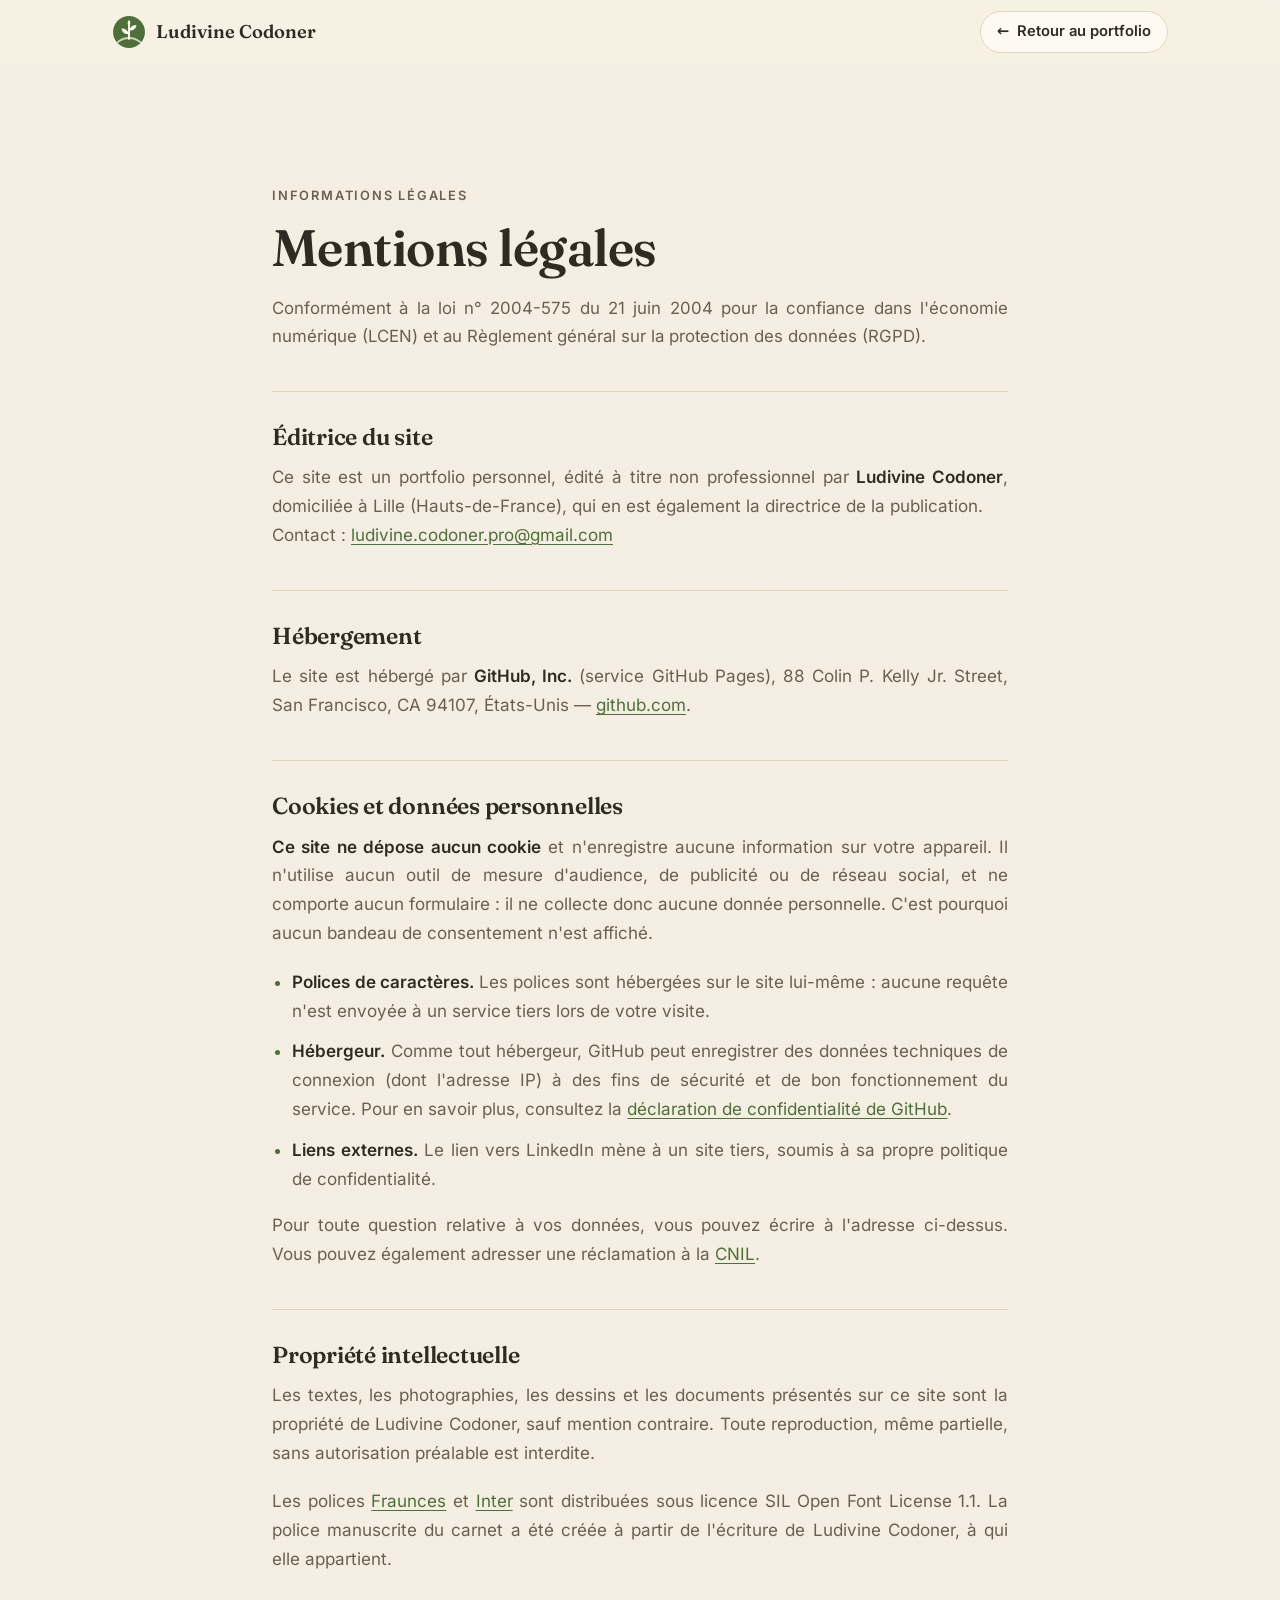
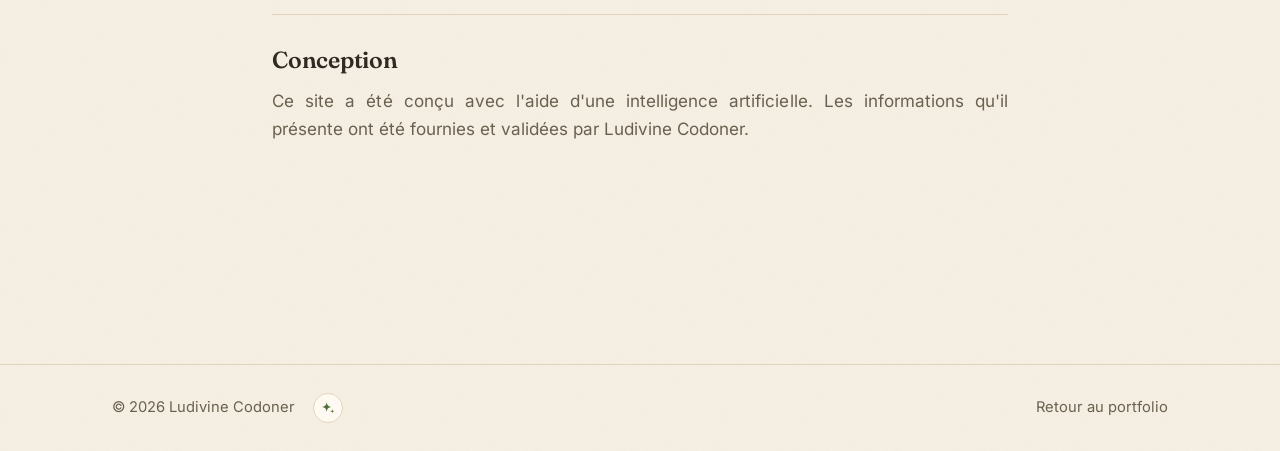
<file: mentions-legales.html>
<!doctype html>
<html lang="fr">
<head>
  <meta charset="utf-8">
  <meta name="viewport" content="width=device-width, initial-scale=1">
  <title>Mentions légales — Ludivine Codoner</title>
  <meta name="description" content="Mentions légales et politique de confidentialité du portfolio de Ludivine Codoner.">
  <meta name="robots" content="noindex">
  <meta name="theme-color" content="#4f6f3a">

  <link rel="icon" href="assets/img/favicon.svg" type="image/svg+xml">
  <link rel="preload" href="assets/fonts/fraunces-latin.woff2" as="font" type="font/woff2" crossorigin>
  <link rel="preload" href="assets/fonts/inter-latin.woff2" as="font" type="font/woff2" crossorigin>
  <link rel="stylesheet" href="assets/css/style.css">

</head>
<body>
  <a class="skip-link" href="#contenu">Aller au contenu</a>

  <header class="site-header">
    <div class="container header__inner">
      <a class="brand brand--compact-sm" href="index.html" aria-label="Retour au portfolio">
        <svg class="brand__mark" viewBox="0 0 32 32" aria-hidden="true">
          <circle cx="16" cy="16" r="15" class="brand__bg"/>
          <path d="M16 22.5V9.5" class="brand__stroke"/>
          <path d="M16 18c-.8-3.4-3.4-5.2-7-5.2.2 3.5 2.9 5.4 7 5.2ZM16 14.5c.8-3.4 3.4-5.2 7-5.2-.2 3.5-2.9 5.4-7 5.2ZM16 10c-1.7-1.5-1.7-3.9 0-5.4 1.7 1.5 1.7 3.9 0 5.4Z" class="brand__fill"/>
          <path d="M5.5 25.5c3-2.6 6.6-3.8 10.5-3.8s7.5 1.2 10.5 3.8" class="brand__stroke brand__stroke--soft"/>
        </svg>
        <span class="brand__name">Ludivine Codoner</span>
      </a>

      <div class="header__actions">
        <a class="btn btn--ghost btn--small" href="index.html">← <span class="hide-sm">Retour au portfolio</span><span class="show-sm">Retour</span></a>
      </div>
    </div>
  </header>

  <main id="contenu" class="section">
    <div class="container legal">
      <p class="eyebrow">Informations légales</p>
      <h1>Mentions légales</h1>
      <p class="legal__intro">
        Conformément à la loi n° 2004-575 du 21 juin 2004 pour la confiance dans l'économie
        numérique (LCEN) et au Règlement général sur la protection des données (RGPD).
      </p>

      <section>
        <h2>Éditrice du site</h2>
        <p>
          Ce site est un portfolio personnel, édité à titre non professionnel par
          <strong>Ludivine Codoner</strong>, domiciliée à Lille (Hauts-de-France), qui en est
          également la directrice de la publication.<br>
          Contact : <a href="mailto:ludivine.codoner.pro@gmail.com">ludivine.codoner.pro@gmail.com</a>
        </p>
      </section>

      <section>
        <h2>Hébergement</h2>
        <p>
          Le site est hébergé par <strong>GitHub, Inc.</strong> (service GitHub Pages),
          88 Colin P. Kelly Jr. Street, San Francisco, CA 94107, États-Unis —
          <a href="https://github.com" target="_blank" rel="noopener">github.com</a>.
        </p>
      </section>

      <section id="cookies">
        <h2>Cookies et données personnelles</h2>
        <p>
          <strong>Ce site ne dépose aucun cookie</strong> et n'enregistre aucune information sur
          votre appareil. Il n'utilise aucun outil de mesure d'audience, de publicité ou de réseau
          social, et ne comporte aucun formulaire : il ne collecte donc aucune donnée personnelle.
          C'est pourquoi aucun bandeau de consentement n'est affiché.
        </p>
        <ul>
          <li>
            <strong>Polices de caractères.</strong> Les polices sont hébergées sur le site
            lui-même : aucune requête n'est envoyée à un service tiers lors de votre visite.
          </li>
          <li>
            <strong>Hébergeur.</strong> Comme tout hébergeur, GitHub peut enregistrer des données
            techniques de connexion (dont l'adresse IP) à des fins de sécurité et de bon
            fonctionnement du service. Pour en savoir plus, consultez la
            <a href="https://docs.github.com/fr/site-policy/privacy-policies/github-general-privacy-statement" target="_blank" rel="noopener">déclaration de confidentialité de GitHub</a>.
          </li>
          <li>
            <strong>Liens externes.</strong> Le lien vers LinkedIn mène à un site tiers, soumis à
            sa propre politique de confidentialité.
          </li>
        </ul>
        <p>
          Pour toute question relative à vos données, vous pouvez écrire à l'adresse ci-dessus.
          Vous pouvez également adresser une réclamation à la
          <a href="https://www.cnil.fr" target="_blank" rel="noopener">CNIL</a>.
        </p>
      </section>

      <section>
        <h2>Propriété intellectuelle</h2>
        <p>
          Les textes, les photographies, les dessins et les documents présentés sur ce site sont la
          propriété de Ludivine Codoner, sauf mention contraire. Toute reproduction, même partielle, sans
          autorisation préalable est interdite.
        </p>
        <p>
          Les polices <a href="assets/fonts/OFL-Fraunces.txt">Fraunces</a> et
          <a href="assets/fonts/OFL-Inter.txt">Inter</a> sont distribuées sous licence
          SIL Open Font License 1.1. La police manuscrite du carnet a été créée à partir de
          l'écriture de Ludivine Codoner, à qui elle appartient.
        </p>
      </section>

      <section>
        <h2>Conception</h2>
        <p>
          Ce site a été conçu avec l'aide d'une intelligence artificielle. Les informations qu'il
          présente ont été fournies et validées par Ludivine Codoner.
        </p>
      </section>
    </div>
  </main>

  <!-- Retour à l'écran titre, affiché une fois la page descendue -->
  <a class="to-top" href="#contenu" aria-label="Remonter en haut de la page">
    <svg viewBox="0 0 24 24" aria-hidden="true"><path d="M12 19V5M5.5 11.5 12 5l6.5 6.5"/></svg>
  </a>

  <footer class="site-footer">
    <div class="container footer__inner">
      <div class="footer__meta">
        <p>© <span data-year>2026</span> Ludivine Codoner</p>
        <span class="ai-badge" role="img" aria-label="Fait avec l'aide de l'IA" title="Fait avec l'aide de l'IA">
          <svg viewBox="0 0 24 24" aria-hidden="true"><path d="M10 3.5c.7 4.6 2.4 6.3 7 7-4.6.7-6.3 2.4-7 7-.7-4.6-2.4-6.3-7-7 4.6-.7 6.3-2.4 7-7ZM18.5 14c.3 2 1 2.7 3 3-2 .3-2.7 1-3 3-.3-2-1-2.7-3-3 2-.3 2.7-1 3-3Z"/></svg>
        </span>
      </div>
      <nav class="footer__links" aria-label="Liens de bas de page">
        <a href="index.html">Retour au portfolio</a>
      </nav>
    </div>
  </footer>

  <script src="assets/js/main.js" defer></script>
</body>
</html>
</file>
<file: assets/css/style.css>
/* ==========================================================================
   Portfolio — feuille de style
   Un carnet de terrain posé sur un bureau crème : papier à petits carreaux,
   écriture à l'encre verte, un accent vert (celui du logo) et, par petites
   touches, le rose du silène dioïque. Le carnet se pose ensuite sur une pile
   de livres (Formation, Expériences, Passions) qui s'ouvrent un à un.

   Les mesures des livres (--pw, --ph, positions…) sont recalculées par
   assets/js/main.js selon la taille de la fenêtre ; les valeurs ci-dessous
   servent si JavaScript est désactivé.
   ========================================================================== */

:root {
  /* Neutres */
  --bg: #f7f1e5;         /* crème */
  --bg-alt: #efe5d3;     /* beige */
  --surface: #fffaf1;    /* crème clair */
  --line: #e2d5bf;
  --text: #2f2a22;       /* brun très foncé */
  --muted: #6a604f;
  --sand: #c8a873;
  --header-bg: rgba(247, 241, 229, 0.9);

  /* Accent unique */
  --primary: #4f6f3a;
  --primary-strong: #3b5530;
  --primary-soft: #e4e7d1;
  --accent: var(--primary);
  --on-accent: #fffaf1;

  /* Touche ponctuelle : le rose du silène dioïque */
  --rose: #b4436c;

  /* Le carnet */
  --paper: #fffcf3;
  --paper-shade: #efe6d3;
  --grid: rgba(79, 111, 58, 0.11);
  --ink: #34472b;        /* encre vert sombre */
  --ink-soft: #6c7a5d;
  --cover: #45623a;
  --cover-dark: #2d4124;
  --kraft: #e8d9bc;
  --tape: rgba(233, 219, 178, 0.78);
  --postit-rose: #f5d8e1;
  --postit-sage: #dde6c4;
  --postit-sand: #f1e0b2;
  --highlight: rgba(205, 218, 152, 0.75);

  /* Les livres de la pile */
  --tome-formation: #9c7a45;
  --tome-formation-dark: #6c5230;
  --tome-formation-ink: #7a5a2b;
  --tome-experiences: #3f5f56;
  --tome-experiences-dark: #2a413b;
  --tome-experiences-ink: #2f5248;
  --tome-passions: #a3506d;
  --tome-passions-dark: #74344c;
  --tome-passions-ink: #93405f;

  --shadow: 0 1px 2px rgba(66, 50, 28, 0.05), 0 10px 30px rgba(66, 50, 28, 0.07);
  --shadow-lg: 0 2px 4px rgba(66, 50, 28, 0.06), 0 20px 50px rgba(66, 50, 28, 0.12);
  --shadow-print: 0 1px 2px rgba(60, 40, 20, 0.12), 0 12px 26px -8px rgba(60, 40, 20, 0.32);

  --radius: 18px;
  --radius-sm: 10px;
  --maxw: 1120px;
  --font-serif: "Fraunces", Georgia, "Times New Roman", serif;
  --font-sans: "Inter", system-ui, -apple-system, "Segoe UI", Roboto, sans-serif;
  --font-hand: "Ludivine Manuscrite", "Segoe Print", "Bradley Hand", cursive;

  /* Mouvements du carnet */
  --ease-book: cubic-bezier(0.5, 0.05, 0.2, 1);
  --t-book: 1.15s;
  --t-flip: 1.1s;
  --t-shift: 0.8s;

  /* Mesures par défaut du carnet (une page) */
  --pw: min(44vw, 330px);
  --ph: calc(var(--pw) * 1.42);
  --u: calc(var(--pw) / 100);

  color-scheme: light;
}

/* ---------- Polices hébergées sur le site ----------
   Fraunces et Inter : licence SIL OFL 1.1.
   Ludivine Manuscrite : créée à partir de l'écriture de Ludivine Codoner. */

@font-face {
  font-family: "Fraunces";
  font-style: normal;
  font-weight: 400 700;
  font-display: swap;
  src: url("../fonts/fraunces-latin.woff2") format("woff2");
}

@font-face {
  font-family: "Inter";
  font-style: normal;
  font-weight: 400 600;
  font-display: swap;
  src: url("../fonts/inter-latin.woff2") format("woff2");
}

@font-face {
  font-family: "Ludivine Manuscrite";
  font-style: normal;
  font-weight: 400;
  font-display: swap;
  src: url("../fonts/ludivine-manuscrite.woff2") format("woff2");
}

@font-face {
  font-family: "Ludivine Manuscrite";
  font-style: normal;
  font-weight: 700;
  font-display: swap;
  src: url("../fonts/ludivine-manuscrite-gras.woff2") format("woff2");
}

/* ---------- Base ---------- */

/* Éléments ponctués de rose (bénévolat) */
.accent-rose {
  --accent: var(--rose);
}

::selection {
  background: color-mix(in srgb, var(--rose) 22%, transparent);
}

*,
*::before,
*::after {
  box-sizing: border-box;
}

html {
  scroll-behavior: smooth;
  -webkit-text-size-adjust: 100%;
}

body {
  margin: 0;
  background-color: var(--bg);
  /* Léger grain de papier */
  background-image: url("data:image/svg+xml,%3Csvg xmlns='http://www.w3.org/2000/svg' width='180' height='180'%3E%3Cfilter id='g'%3E%3CfeTurbulence type='fractalNoise' baseFrequency='.9' numOctaves='2' stitchTiles='stitch'/%3E%3CfeColorMatrix values='0 0 0 0 .35 0 0 0 0 .27 0 0 0 0 .15 0 0 0 .05 0'/%3E%3C/filter%3E%3Crect width='100%25' height='100%25' filter='url(%23g)'/%3E%3C/svg%3E");
  color: var(--text);
  font-family: var(--font-sans);
  font-size: 1.0625rem;
  line-height: 1.7;
  -webkit-font-smoothing: antialiased;
  overflow-x: hidden;
  overflow-x: clip;
}

svg {
  display: block;
}

a {
  color: var(--primary);
  text-underline-offset: 3px;
}

h1,
h2,
h3 {
  margin: 0;
  font-family: var(--font-serif);
  font-weight: 600;
  line-height: 1.15;
  letter-spacing: -0.01em;
  text-wrap: balance;
}

h2 {
  font-size: clamp(1.9rem, 3.4vw, 2.6rem);
}

h3 {
  font-size: 1.3rem;
}

p {
  margin: 0 0 1.15em;
}

/* Paragraphes justifiés, avec césure pour éviter les grands espaces */
.page__content p:not([class]),
.project__text p:not([class]),
.step__highlight,
.legal p,
.legal li {
  text-align: justify;
  -webkit-hyphens: auto;
  hyphens: auto;
}

ul,
ol {
  margin: 0;
  padding: 0;
  list-style: none;
}

:focus-visible {
  outline: 3px solid var(--primary);
  outline-offset: 3px;
  border-radius: 6px;
}

.container {
  width: 100%;
  max-width: var(--maxw);
  margin-inline: auto;
  padding-inline: clamp(16px, 4vw, 32px);
}

.sr-only {
  position: absolute;
  width: 1px;
  height: 1px;
  margin: -1px;
  padding: 0;
  overflow: hidden;
  clip: rect(0 0 0 0);
  white-space: nowrap;
  border: 0;
}

.skip-link {
  position: absolute;
  top: -100px;
  left: 16px;
  z-index: 100;
  padding: 10px 16px;
  border-radius: var(--radius-sm);
  background: var(--primary);
  color: var(--on-accent);
  font-weight: 600;
  text-decoration: none;
}

.skip-link:focus {
  top: 16px;
}

.eyebrow {
  margin: 0 0 0.75rem;
  color: var(--primary);
  font-size: 0.8rem;
  font-weight: 600;
  letter-spacing: 0.14em;
  text-transform: uppercase;
}

/* ---------- Boutons ---------- */

.btn {
  display: inline-flex;
  align-items: center;
  justify-content: center;
  gap: 8px;
  min-height: 48px;
  padding: 0 22px;
  border: 1.5px solid transparent;
  border-radius: 999px;
  font-weight: 600;
  font-size: 0.98rem;
  text-decoration: none;
  transition: transform 0.2s ease, background-color 0.2s ease, border-color 0.2s ease, color 0.2s ease;
}

.btn:hover {
  transform: translateY(-2px);
}

.btn--small {
  min-height: 42px;
  padding: 0 16px;
  font-size: 0.92rem;
}

.btn--ghost {
  border-color: var(--line);
  background: var(--surface);
  color: var(--text);
}

.btn--ghost:hover {
  border-color: var(--primary);
  color: var(--primary);
}

.show-sm {
  display: none;
}

@media (max-width: 520px) {
  .hide-sm {
    display: none;
  }

  .show-sm {
    display: inline;
  }

  .brand--compact-sm .brand__name {
    display: none;
  }
}

.icon-btn {
  display: inline-grid;
  place-items: center;
  width: 42px;
  height: 42px;
  padding: 0;
  border: 1px solid var(--line);
  border-radius: 50%;
  background: var(--surface);
  color: var(--text);
  cursor: pointer;
  transition: border-color 0.2s ease, color 0.2s ease;
}

.icon-btn:hover {
  border-color: var(--primary);
  color: var(--primary);
}

/* ---------- En-tête (tablettes et téléphones, page des mentions légales) ---------- */

.site-header {
  position: sticky;
  top: 0;
  z-index: 50;
  border-bottom: 1px solid transparent;
  background: var(--header-bg);
  -webkit-backdrop-filter: saturate(160%) blur(14px);
  backdrop-filter: saturate(160%) blur(14px);
  transition: border-color 0.3s ease, transform 0.6s var(--ease-book), visibility 0.6s;
}

.site-header.is-scrolled {
  border-bottom-color: var(--line);
}

.header__inner {
  display: flex;
  align-items: center;
  gap: 24px;
  min-height: 64px;
}

.brand {
  display: inline-flex;
  align-items: center;
  gap: 10px;
  color: var(--text);
  font-family: var(--font-serif);
  font-size: 1.15rem;
  font-weight: 600;
  text-decoration: none;
}

.brand__mark {
  width: 34px;
  height: 34px;
  flex: none;
}

.brand__bg {
  fill: var(--primary);
}

.brand__stroke {
  fill: none;
  stroke: var(--on-accent);
  stroke-width: 1.8;
  stroke-linecap: round;
}

.brand__stroke--soft {
  opacity: 0.7;
}

.brand__fill {
  fill: var(--on-accent);
}

.nav {
  margin-left: auto;
}

.nav__list {
  display: flex;
  gap: 2px;
}

.nav__list a {
  display: block;
  padding: 8px 12px;
  border-radius: 999px;
  color: var(--muted);
  font-size: 0.95rem;
  font-weight: 500;
  text-decoration: none;
  transition: color 0.2s ease, background-color 0.2s ease;
}

.nav__list a:hover,
.nav__list a.is-active {
  background: var(--primary-soft);
  color: var(--primary-strong);
}

.header__actions {
  display: flex;
  gap: 8px;
}

/* Page sans navigation (mentions légales) : actions alignées à droite */
.brand + .header__actions {
  margin-left: auto;
}

.nav-toggle {
  display: none;
  gap: 4px;
  align-content: center;
}

.nav-toggle__bar {
  display: block;
  width: 18px;
  height: 2px;
  border-radius: 2px;
  background: currentColor;
  transition: transform 0.25s ease, opacity 0.25s ease;
}

.nav-toggle[aria-expanded="true"] .nav-toggle__bar:nth-child(1) {
  transform: translateY(6px) rotate(45deg);
}

.nav-toggle[aria-expanded="true"] .nav-toggle__bar:nth-child(2) {
  opacity: 0;
}

.nav-toggle[aria-expanded="true"] .nav-toggle__bar:nth-child(3) {
  transform: translateY(-6px) rotate(-45deg);
}

@media (min-width: 961px) {
  .nav + .header__actions {
    display: none;
  }
}

@media (max-width: 960px) {
  .header__inner {
    justify-content: space-between;
  }

  .nav-toggle {
    display: inline-grid;
  }

  .nav {
    position: absolute;
    top: 100%;
    left: 0;
    right: 0;
    margin: 0;
    padding: 8px 16px 20px;
    border-bottom: 1px solid var(--line);
    background: var(--bg);
    box-shadow: var(--shadow);
    opacity: 0;
    visibility: hidden;
    transform: translateY(-8px);
    transition: opacity 0.2s ease, transform 0.2s ease, visibility 0.2s;
  }

  .nav.is-open {
    opacity: 1;
    visibility: visible;
    transform: none;
  }

  .nav__list {
    flex-direction: column;
  }

  .nav__list a {
    padding: 12px 16px;
    border-radius: var(--radius-sm);
    font-size: 1.05rem;
  }

  .header__actions {
    margin-left: auto;
  }
}

/* Sur la page d'accueil, l'en-tête flotte au-dessus du bureau
   et n'apparaît qu'une fois le carnet posé sur la pile */
html[data-scene] .site-header {
  position: fixed;
  top: 0;
  left: 0;
  right: 0;
}

html[data-scene]:not([data-scene="desk"]) .site-header,
html.reader-open .site-header {
  visibility: hidden;
  transform: translateY(-100%);
}

/* Pendant la lecture d'un livre, le bureau s'efface derrière lui */
html.reader-open[data-scene] .desk__more,
html.reader-open .to-top {
  opacity: 0;
  visibility: hidden;
}

/* ---------- Icônes et dessins ---------- */

/* Les icônes héritent de --accent */
.ico-fill {
  fill: var(--accent);
}

.ico-core {
  fill: var(--sand);
}

.ico-line {
  fill: none;
  stroke: var(--surface);
  stroke-width: 1.6;
  stroke-linecap: round;
  opacity: 0.75;
}

.ico-line--strong {
  stroke: var(--accent);
  stroke-width: 2.2;
  opacity: 1;
}

.ico-fill--soft {
  opacity: 0.6;
}

.ico-body {
  fill: none;
  stroke: var(--text);
  stroke-width: 2;
  stroke-linecap: round;
}

/* Dessins des autocollants */
.d-ink {
  fill: none;
  stroke: #2f2a22;
  stroke-width: 3;
  stroke-linecap: round;
  stroke-linejoin: round;
}

.d-ink--thick {
  stroke-width: 4;
}

.d-ink--thin {
  stroke-width: 2.2;
}

.d-ink--dash {
  stroke-width: 2;
  stroke-dasharray: 2 6;
}

.d-green { fill: #a9bf86; }
.d-rose { fill: #e48aa7; }
.d-sand { fill: #e8c77f; }
.d-cream { fill: #fffaf1; }
.d-dark { fill: #2f2a22; }
.d-glass { fill: #e3eef0; }
.d-wing { fill: #ffffff; opacity: 0.85; }

/* ==========================================================================
   Le bureau : le carnet de terrain, puis la pile de livres
   ========================================================================== */

.desk {
  position: relative;
  padding: 48px 16px 64px;
}

/* Avec JavaScript, le bureau occupe exactement l'écran ; le carnet y est placé par le script */
.js .desk {
  height: 100vh;
  height: 100svh;
  min-height: 420px;
  padding: 0;
  overflow: hidden;
}

/* Tant que le script n'a pas mesuré la fenêtre, rien ne s'affiche */
.js:not(.is-ready) .desk,
.js:not(.is-ready) .reader {
  visibility: hidden;
}

/* Avant que le carnet soit posé, la page ne défile pas */
html[data-scene]:not([data-scene="desk"]),
html[data-scene]:not([data-scene="desk"]) body,
html.reader-open,
html.reader-open body {
  overflow: hidden;
  overscroll-behavior: none;
}

html[data-scene]:not([data-scene="desk"]) .chapter {
  visibility: hidden;
}

/* Changement d'état sans animation (arrivée directe, redimensionnement) */
.no-anim,
.no-anim *:not(.ch),
.no-anim *::before,
.no-anim *::after {
  transition-duration: 0s !important;
  transition-delay: 0s !important;
  animation-duration: 0s !important;
  animation-delay: 0s !important;
}

/* ---------- Un livre : une page fait --pw de large ; ouvert, il en montre deux ---------- */

.book {
  --book-dark: var(--cover-dark);
  position: relative;
  width: var(--pw);
  height: var(--ph);
  margin-inline: auto;
  color: var(--ink);
  font-family: var(--font-hand);
  font-size: calc(var(--u) * 5.2);
  line-height: 1.2;
}

.js .book {
  margin: 0;
  /* Perspective commune aux feuillets, centrée sur la reliure */
  perspective: calc(var(--u) * 420);
  perspective-origin: 0 50%;
}

/* Le carnet : placé, incliné et mis à l'échelle par le script selon l'étape.
   L'origine est le bas de la reliure, là où il se pose sur la pile. */
.js .carnet {
  position: absolute;
  top: 0;
  left: 0;
  transform-origin: 0 100%;
  transform:
    translate3d(var(--bx, 0px), calc(var(--by, 0px) + var(--lift, 0px)), 0)
    perspective(1800px) rotateX(var(--brx, 0deg)) rotateZ(var(--brz, 0deg)) scale(var(--bs, 1));
  transition: transform var(--t-book) var(--ease-book);
}

/* Posé sur la pile, le carnet se soulève un peu au survol : un clic le reprend en main */
html[data-scene="desk"] .carnet:hover {
  --lift: -6px;
  transition-duration: 0.35s;
}

/* Ombre portée, qui s'étend aux deux pages à l'ouverture */
.book__shadow {
  position: absolute;
  top: 1.5%;
  bottom: -1%;
  left: 0;
  right: -1%;
  border-radius: calc(var(--u) * 2);
  box-shadow:
    0 calc(var(--u) * 3) calc(var(--u) * 6) calc(var(--u) * -1) rgba(60, 40, 20, 0.36),
    0 calc(var(--u) * 0.8) calc(var(--u) * 1.6) rgba(60, 40, 20, 0.16);
  transition: left var(--t-book) var(--ease-book), opacity var(--t-book) ease;
}

html[data-scene]:not([data-scene="closed"]) .carnet .book__shadow,
.tome:not(.is-shut) .book__shadow,
html:not(.js) .book__shadow {
  left: calc(var(--u) * -101.6);
}

html[data-scene="desk"] .carnet .book__shadow {
  opacity: 0.55;
}

/* Quatrième de couverture, qui dépasse un peu autour des pages */
.book__back {
  position: absolute;
  inset: calc(var(--u) * -1.6) calc(var(--u) * -1.6) calc(var(--u) * -1.6) 0;
  border-radius: calc(var(--u) * 0.6) calc(var(--u) * 1.8) calc(var(--u) * 1.8) calc(var(--u) * 0.6);
  background: linear-gradient(90deg, rgba(0, 0, 0, 0.22), rgba(0, 0, 0, 0) 12%), var(--book-dark);
}

/* Tranche des pages */
.book__edges {
  position: absolute;
  inset: 0;
  border-radius: 0 calc(var(--u) * 0.8) calc(var(--u) * 0.8) 0;
  background: var(--paper-shade);
  box-shadow:
    calc(var(--u) * 0.25) calc(var(--u) * 0.2) 0 #e3d8c1,
    calc(var(--u) * 0.5) calc(var(--u) * 0.4) 0 #fbf6ea,
    calc(var(--u) * 0.75) calc(var(--u) * 0.6) 0 #ded2b9;
}

/* Épaisseur du carnet : sous le bas des pages, la tranche (feuilles serrées) puis la couverture */
.book__depth {
  --depth: calc(var(--u) * 4.2);
  position: absolute;
  top: 100%;
  left: 0;
  right: calc(var(--u) * -1.6);
  z-index: 3;
  height: var(--depth);
  border-radius: 0 0 calc(var(--u) * 1.4) calc(var(--u) * 1.4);
  background:
    linear-gradient(to top, #22321b 0, var(--cover-dark) 8%, var(--cover-dark) 30%, #1b2815 30%, #1b2815 35%, transparent 35%),
    linear-gradient(90deg, rgba(40, 28, 15, 0.22), rgba(40, 28, 15, 0) 6%, rgba(40, 28, 15, 0) 94%, rgba(40, 28, 15, 0.22)),
    repeating-linear-gradient(to bottom, #f8f1e1 0, #f8f1e1 1.4px, #d6c8ad 1.4px, #d6c8ad 2.2px);
  box-shadow: 0 calc(var(--u) * 0.6) calc(var(--u) * 1.2) rgba(50, 35, 20, 0.25);
  transition: left var(--t-book) var(--ease-book), height var(--t-book) var(--ease-book);
}

/* Ouvert, la tranche court sous les deux pages et se creuse au niveau de la reliure */
html[data-scene]:not([data-scene="closed"]) .carnet .book__depth {
  left: calc(var(--pw) * -1 - var(--u) * 1.6);
}

.book__depth::after {
  content: "";
  position: absolute;
  top: 0;
  bottom: 30%;
  left: 50%;
  width: 12%;
  background: radial-gradient(closest-side, rgba(40, 28, 15, 0.42), rgba(40, 28, 15, 0));
  opacity: 0;
  transform: translateX(-50%);
  transition: opacity var(--t-book) ease;
}

html[data-scene]:not([data-scene="closed"]) .carnet .book__depth::after {
  opacity: 1;
}

/* Posé sur la pile et vu un peu de dessus, la tranche se voit davantage */
html[data-scene="desk"] .carnet .book__depth {
  --depth: calc(var(--u) * 5.6);
}

html:not(.js) .book__depth {
  display: none;
}

/* Feuille volante glissée entre deux pages */
.book__sheet {
  position: absolute;
  top: calc(var(--u) * -8.5);
  left: 50%;
  z-index: 2;
  width: 34%;
  height: 40%;
  padding: calc(var(--u) * 1.6) calc(var(--u) * 3);
  border-radius: 2px;
  background-color: #fdfbf4;
  background-image:
    linear-gradient(rgba(96, 128, 150, 0.16) 1px, transparent 1px),
    linear-gradient(90deg, rgba(96, 128, 150, 0.16) 1px, transparent 1px);
  background-size: calc(var(--u) * 2.4) calc(var(--u) * 2.4);
  box-shadow: 0 1px 3px rgba(60, 40, 20, 0.2);
  color: var(--ink-soft);
  font-size: calc(var(--u) * 3.4);
  line-height: 1.2;
  transform: rotate(5deg);
}

/* Ruban marque-page */
.book__ribbon {
  position: absolute;
  bottom: calc(var(--u) * -11);
  left: 66%;
  z-index: 2;
  width: calc(var(--u) * 2.6);
  height: calc(var(--u) * 15);
  background: linear-gradient(90deg, rgba(0, 0, 0, 0.12), transparent 40%), var(--rose);
  clip-path: polygon(0 0, 100% 0, 100% 100%, 50% 84%, 0 100%);
  transform: rotate(-4deg);
  transform-origin: top center;
}

/* Mini post-it qui dépassent de la tranche */
.book__tabs {
  position: absolute;
  top: 0;
  bottom: 0;
  left: 100%;
  z-index: 1;
  width: 0;
}

.book__tabs span {
  position: absolute;
  top: var(--top);
  left: calc(var(--u) * -5);
  width: calc(var(--u) * 11.5);
  height: calc(var(--u) * 6.4);
  border-radius: 0 calc(var(--u) * 1) calc(var(--u) * 1) 0;
  background: linear-gradient(90deg, rgba(0, 0, 0, 0.06), transparent 40%), var(--tab);
  box-shadow: calc(var(--u) * 0.3) calc(var(--u) * 0.4) calc(var(--u) * 0.8) rgba(60, 40, 20, 0.16);
  transform: rotate(var(--rot));
}

.book__tabs span:nth-child(1) { --top: 10%; --rot: -1.5deg; --tab: var(--postit-rose); }
.book__tabs span:nth-child(2) { --top: 23%; --rot: 1deg; --tab: var(--postit-sage); }
.book__tabs span:nth-child(3) { --top: 37%; --rot: -0.6deg; --tab: var(--postit-sand); }
.book__tabs span:nth-child(4) { --top: 53%; --rot: 1.4deg; --tab: var(--postit-rose); }
.book__tabs span:nth-child(5) { --top: 68%; --rot: -1deg; --tab: var(--postit-sage); }

/* ---------- Feuillets : chaque feuille a un recto et un verso ---------- */

.leaf {
  --z: 10;
  position: absolute;
  inset: 0;
  z-index: var(--z);
  transform-origin: 0 50%;
  transform: rotateY(0deg);
  transform-style: preserve-3d;
  transition:
    transform var(--t-flip) var(--ease-book),
    z-index 0s linear calc(var(--t-flip) / 2);
}

.leaf.is-flipped {
  transform: rotateY(-180deg);
}

/* Page en train de se plier (tracé par le script) : vue de dessus, sans rotation 3D */
.leaf.is-folding {
  transform: none;
  transition: none;
  filter: drop-shadow(0 0 calc(var(--u) * 1.3) rgba(50, 35, 20, 0.24));
}

.leaf.is-folding > .leaf__face {
  will-change: clip-path, transform;
}

.leaf.is-folding > .leaf__face::before {
  content: "";
  position: absolute;
  inset: 0;
  z-index: 5;
  border-radius: inherit;
  background: var(--shade, none);
  pointer-events: none;
}

/* Avant que le script ne règle l'ordre d'empilement, la couverture est au-dessus */
.leaf--cover {
  --z: 30;
}

.leaf__face {
  position: absolute;
  inset: 0;
  -webkit-backface-visibility: hidden;
  backface-visibility: hidden;
}

.leaf__back {
  transform: rotateY(180deg);
}

.leaf__face > .page {
  position: absolute;
  inset: 0;
}

/* La couverture dépasse légèrement des pages */
.leaf--cover {
  inset: calc(var(--u) * -1.6) calc(var(--u) * -1.6) calc(var(--u) * -1.6) 0;
}

/* Revers de la couverture : la page de gauche y est collée */
.leaf--cover > .leaf__back {
  border-radius: calc(var(--u) * 1.8) calc(var(--u) * 0.6) calc(var(--u) * 0.6) calc(var(--u) * 1.8);
  background: linear-gradient(270deg, rgba(0, 0, 0, 0.2), rgba(0, 0, 0, 0) 14%), var(--book-dark);
}

.leaf--cover > .leaf__back > .page {
  inset: calc(var(--u) * 1.6) 0 calc(var(--u) * 1.6) calc(var(--u) * 1.6);
}

/* Papier à petits carreaux */
.page {
  --sq: calc(var(--u) * 3.4);
  overflow: hidden;
  background-color: var(--paper);
  background-image:
    linear-gradient(var(--grid) 1px, transparent 1px),
    linear-gradient(90deg, var(--grid) 1px, transparent 1px);
  background-size: var(--sq) var(--sq);
  background-position: calc(var(--u) * 1) calc(var(--u) * 2.2);
}

/* Ombre de la reliure, au creux des deux pages */
.page::after {
  content: "";
  position: absolute;
  top: 0;
  bottom: 0;
  width: 12%;
  pointer-events: none;
}

.page--right {
  border-radius: 0 calc(var(--u) * 0.8) calc(var(--u) * 0.8) 0;
}

.page--right::after {
  left: 0;
  background: linear-gradient(90deg, rgba(70, 50, 30, 0.17), rgba(70, 50, 30, 0.04) 45%, rgba(70, 50, 30, 0));
}

.page--left {
  border-radius: calc(var(--u) * 0.8) 0 0 calc(var(--u) * 0.8);
}

.page--left::after {
  right: 0;
  background: linear-gradient(270deg, rgba(70, 50, 30, 0.17), rgba(70, 50, 30, 0.04) 45%, rgba(70, 50, 30, 0));
}

/* Ombre qui passe sur une page en train de tourner */
.leaf.is-turning .leaf__face::before {
  content: "";
  position: absolute;
  inset: 0;
  z-index: 5;
  border-radius: inherit;
  background: linear-gradient(90deg, rgba(50, 35, 20, 0.12), rgba(50, 35, 20, 0.02));
  pointer-events: none;
  animation: page-shade var(--t-flip) var(--ease-book) var(--turn-delay, 0s) both;
}

@keyframes page-shade {
  0%, 100% { opacity: 0; }
  50% { opacity: 1; }
}

/* ---------- Couverture du carnet ---------- */

.cover {
  overflow: hidden;
  border-radius: calc(var(--u) * 0.6) calc(var(--u) * 1.8) calc(var(--u) * 1.8) calc(var(--u) * 0.6);
  background:
    repeating-linear-gradient(45deg, rgba(255, 255, 255, 0.035) 0 2px, transparent 2px 5px),
    repeating-linear-gradient(-45deg, rgba(0, 0, 0, 0.05) 0 2px, transparent 2px 5px),
    radial-gradient(130% 90% at 30% 15%, #58783f, var(--cover) 55%, #34502b);
  box-shadow:
    inset 0 0 0 1px rgba(0, 0, 0, 0.18),
    inset calc(var(--u) * -0.8) 0 calc(var(--u) * 1.6) rgba(0, 0, 0, 0.18);
  color: var(--text);
}

.cover__spine {
  position: absolute;
  top: 0;
  bottom: 0;
  left: 0;
  width: calc(var(--u) * 7);
  background: linear-gradient(90deg, rgba(0, 0, 0, 0.32), rgba(0, 0, 0, 0.12) 70%, rgba(255, 255, 255, 0.06));
}

.cover__spine::after {
  content: "";
  position: absolute;
  top: calc(var(--u) * 2);
  bottom: calc(var(--u) * 2);
  right: calc(var(--u) * 1.4);
  border-right: 1.5px dashed rgba(255, 250, 241, 0.35);
}

.cover__elastic {
  position: absolute;
  top: 0;
  bottom: 0;
  right: calc(var(--u) * 9);
  width: calc(var(--u) * 2.6);
  background: linear-gradient(90deg, #1f2c18, #33452a 45%, #1f2c18);
  box-shadow: calc(var(--u) * 0.4) 0 calc(var(--u) * 0.8) rgba(0, 0, 0, 0.3);
}

.cover__label {
  position: absolute;
  top: 20%;
  left: 15%;
  right: 19%;
  padding: calc(var(--u) * 4) calc(var(--u) * 4) calc(var(--u) * 4.6);
  border-radius: calc(var(--u) * 1);
  background:
    linear-gradient(rgba(255, 255, 255, 0.35), rgba(255, 255, 255, 0)),
    #f5eedd;
  box-shadow:
    0 calc(var(--u) * 0.3) calc(var(--u) * 0.9) rgba(0, 0, 0, 0.3),
    inset 0 0 0 calc(var(--u) * 0.8) #f5eedd,
    inset 0 0 0 calc(var(--u) * 1) rgba(79, 111, 58, 0.45);
  text-align: center;
}

.cover__kicker {
  margin: 0 0 calc(var(--u) * 3);
  padding-bottom: calc(var(--u) * 2.4);
  border-bottom: 1px solid rgba(79, 111, 58, 0.35);
  color: var(--primary-strong);
  font-family: var(--font-sans);
  font-size: calc(var(--u) * 2.7);
  font-weight: 600;
  letter-spacing: 0.32em;
  text-transform: uppercase;
}

.cover__name {
  color: var(--ink);
  font-family: var(--font-hand);
  font-size: calc(var(--u) * 10.5);
  font-weight: 700;
  line-height: 0.95;
  letter-spacing: 0;
}

.cover__role {
  margin: calc(var(--u) * 3) 0 0;
  color: var(--muted);
  font-family: var(--font-serif);
  font-size: calc(var(--u) * 3.4);
  font-style: italic;
  line-height: 1.3;
}

.cover__foot {
  position: absolute;
  left: 12%;
  right: 16%;
  bottom: 15%;
  margin: 0;
  color: rgba(255, 250, 241, 0.62);
  font-family: var(--font-sans);
  font-size: calc(var(--u) * 2.3);
  font-weight: 600;
  letter-spacing: 0.2em;
  text-align: center;
  text-transform: uppercase;
}

.cover__mark {
  position: absolute;
  bottom: 5.5%;
  left: calc(50% - var(--u) * 5.5);
  width: calc(var(--u) * 8);
  height: calc(var(--u) * 8);
  fill: none;
  stroke: rgba(255, 250, 241, 0.42);
  stroke-width: 1.4;
  stroke-linecap: round;
  stroke-linejoin: round;
}

/* Le carnet fermé s'entrouvre au survol */
html[data-scene="closed"] .carnet:hover .leaf--cover {
  transform: rotateY(-14deg);
  transition-duration: 0.6s;
}

/* Les invitations à ouvrir animent le recto seul : la feuille reste libre de tourner */
.leaf--cover .leaf__front {
  transform-origin: 0 50%;
}

html[data-scene="closed"].is-ready .carnet .leaf--cover .leaf__front {
  animation: cover-peek 1.6s var(--ease-book) 2.4s 2;
}

@keyframes cover-peek {
  0%, 100% { transform: rotateY(0deg); }
  45% { transform: rotateY(-11deg); }
}

html[data-scene="closed"] .carnet.is-nudged .leaf--cover .leaf__front {
  animation: cover-nudge 0.6s var(--ease-book);
}

@keyframes cover-nudge {
  0%, 100% { transform: rotateY(0deg); }
  40% { transform: rotateY(-18deg); }
}

/* Bouton invisible qui couvre le carnet fermé, puis le carnet posé sur la pile */
.book__open {
  position: absolute;
  inset: calc(var(--u) * -1.6) calc(var(--u) * -1.6) calc(var(--u) * -1.6) 0;
  z-index: 40;
  padding: 0;
  border: 0;
  border-radius: calc(var(--u) * 1.8);
  background: transparent;
  cursor: pointer;
}

html[data-scene="desk"] .book__open {
  left: calc(var(--pw) * -1 - var(--u) * 1.6);
}

html[data-scene]:not([data-scene="closed"]):not([data-scene="desk"]) .book__open,
html:not(.js) .book__open {
  display: none;
}

/* ---------- Double page : question et hypothèse ---------- */

.page--spread {
  padding: calc(var(--u) * 13) calc(var(--u) * 9) calc(var(--u) * 10) calc(var(--u) * 11);
}

.page--left.page--spread {
  padding: calc(var(--u) * 11) calc(var(--u) * 10) calc(var(--u) * 10) calc(var(--u) * 9);
}

.page__date {
  margin: 0 0 calc(var(--u) * 7);
  color: var(--ink-soft);
  font-size: calc(var(--u) * 4.2);
}

.spread__label {
  margin: 0 0 calc(var(--u) * 2);
  color: var(--rose);
  font-size: calc(var(--u) * 6);
  font-weight: 700;
  line-height: 1.1;
}

.spread__text {
  margin: 0;
  color: var(--ink);
  font-size: calc(var(--u) * 9);
  font-weight: 400;
  line-height: 1.08;
}

.spread__underline {
  width: 74%;
  height: calc(var(--u) * 3);
  margin-top: calc(var(--u) * 1.5);
  fill: none;
  stroke: var(--rose);
  stroke-width: 2.6;
  stroke-linecap: round;
  stroke-dasharray: 220;
  stroke-dashoffset: 220;
  transition: stroke-dashoffset 0.9s ease;
}

.is-drawn .spread__underline,
html:not(.js) .spread__underline {
  stroke-dashoffset: 0;
}

/* Coin de page corné : « tourner la page » */
.turn {
  position: absolute;
  right: 0;
  bottom: 0;
  z-index: 6;
  width: calc(var(--u) * 52);
  height: calc(var(--u) * 16);
  padding: 0;
  border: 0;
  background: none;
  color: var(--ink-soft);
  font: inherit;
  cursor: pointer;
}

.turn__label {
  position: absolute;
  right: calc(var(--u) * 13);
  bottom: calc(var(--u) * 5);
  font-size: max(13px, calc(var(--u) * 4.6));
  font-weight: 400;
  line-height: 1;
  white-space: nowrap;
}

.turn__label::after {
  content: " →";
}

.turn__corner {
  position: absolute;
  right: 0;
  bottom: 0;
  width: calc(var(--u) * 10);
  height: calc(var(--u) * 10);
  background: linear-gradient(315deg, var(--cover-dark) 0 50%, #e9dfc8 50%, #fbf5e7 82%);
  border-radius: calc(var(--u) * 1.2) 0 0 0;
  box-shadow: calc(var(--u) * -0.4) calc(var(--u) * -0.4) calc(var(--u) * 1) rgba(60, 40, 20, 0.14);
  transition: width 0.3s ease, height 0.3s ease;
}

html[data-scene="question"] .turn__corner,
html[data-scene="profil"] .turn__corner {
  animation: corner-lift 2.2s ease-in-out 3s infinite;
}

.turn:hover .turn__corner,
.turn:focus-visible .turn__corner {
  width: calc(var(--u) * 14);
  height: calc(var(--u) * 14);
}

.turn:focus-visible {
  outline-offset: -6px;
  border-radius: calc(var(--u) * 1.5);
}

@keyframes corner-lift {
  0%, 70%, 100% { width: calc(var(--u) * 10); height: calc(var(--u) * 10); }
  82% { width: calc(var(--u) * 13); height: calc(var(--u) * 13); }
}

html[data-scene="closed"] .turn,
html[data-scene="desk"] .turn {
  visibility: hidden;
}

/* Sur la double page, un clic tourne la page */
html[data-scene="question"] .carnet,
html[data-scene="portrait"] .carnet,
html[data-scene="profil"] .carnet {
  cursor: pointer;
}

/* ---------- Pages du carnet : portrait et profil ---------- */

.page__content--portrait {
  position: absolute;
  inset: 0;
  display: flex;
  flex-direction: column;
  align-items: center;
  justify-content: center;
  gap: calc(var(--u) * 7);
  padding: calc(var(--u) * 9) calc(var(--u) * 10) calc(var(--u) * 9) calc(var(--u) * 8);
}

.portrait {
  display: flex;
  justify-content: center;
}

.print--portrait {
  --r: -2.5deg;
}

.print--portrait a {
  padding: calc(var(--u) * 2) calc(var(--u) * 2) 0;
}

.print--portrait img {
  width: auto;
  height: calc(var(--u) * 62);
}

.print--portrait .print__cap {
  max-width: calc(var(--u) * 46.5);
  margin-inline: auto;
  padding: calc(var(--u) * 1.6) calc(var(--u) * 0.5) calc(var(--u) * 2.4);
  font-size: max(12px, calc(var(--u) * 3.6));
}

.print--portrait::before {
  top: calc(var(--u) * -2.2);
  width: calc(var(--u) * 15);
  height: calc(var(--u) * 4.6);
  margin-left: calc(var(--u) * -7.5);
}

/* Chiffres clés en post-it */
.facts {
  display: flex;
  flex-wrap: wrap;
  justify-content: center;
  gap: calc(var(--u) * 2.6);
}

.fact {
  display: grid;
  align-content: start;
  gap: calc(var(--u) * 0.6);
  width: calc(var(--u) * 24.5);
  min-height: calc(var(--u) * 21);
  padding: calc(var(--u) * 2.2) calc(var(--u) * 2.2) calc(var(--u) * 2.6);
  background: var(--postit-sage);
  box-shadow: 0 1px 1px rgba(60, 40, 20, 0.08), 0 calc(var(--u) * 1.6) calc(var(--u) * 2.6) calc(var(--u) * -1.6) rgba(60, 40, 20, 0.35);
  transform: rotate(-2deg);
}

.fact:nth-child(2) {
  background: var(--postit-rose);
  transform: rotate(1.6deg) translateY(calc(var(--u) * 1.4));
}

.fact:nth-child(3) {
  background: var(--postit-sand);
  transform: rotate(-1deg);
}

.fact__value {
  color: var(--ink);
  font-family: var(--font-hand);
  font-size: max(16px, calc(var(--u) * 5.8));
  font-weight: 700;
  line-height: 1;
}

.fact__label {
  color: var(--text);
  font-family: var(--font-sans);
  font-size: max(10.5px, calc(var(--u) * 2.25));
  line-height: 1.3;
}

/* Le profil : du texte imprimé, souligné au surligneur */
.page__content--profil {
  position: absolute;
  inset: 0;
  display: flex;
  flex-direction: column;
  padding: calc(var(--u) * 8) calc(var(--u) * 8) calc(var(--u) * 15) calc(var(--u) * 10);
  overflow: hidden;
  color: var(--text);
  font-family: var(--font-sans);
  font-size: calc(clamp(12px, var(--u) * 2.75, 16px) * var(--fit, 1));
  line-height: 1.55;
}

.page__content--profil > :first-child {
  margin-top: auto;
}

.page__content--profil > :last-child {
  margin-bottom: auto;
}

.page__content--profil .eyebrow {
  margin: 0 0 0.15em;
  color: var(--rose);
  font-family: var(--font-hand);
  font-size: 2.2em;
  font-weight: 700;
  letter-spacing: 0;
  line-height: 1;
  text-transform: none;
}

.profil__title {
  margin: 0 0 0.75em;
  color: var(--ink);
  font-size: 1.55em;
  line-height: 1.18;
}

.page__content--profil p:not([class]) {
  margin: 0 0 0.8em;
}

.page__content--profil strong {
  color: var(--ink);
  font-weight: 600;
  background: linear-gradient(transparent 58%, var(--highlight) 58%, var(--highlight) 92%, transparent 92%);
}

[tabindex="-1"]:focus {
  outline: none;
}

/* ---------- Indications sous le carnet ---------- */

.intro__hint {
  position: absolute;
  left: 0;
  right: 0;
  top: var(--hint-y, auto);
  display: flex;
  align-items: center;
  justify-content: center;
  gap: 10px;
  margin: 0;
  padding-inline: 16px;
  color: var(--muted);
  font-family: var(--font-hand);
  font-size: clamp(1.2rem, 1.5vw, 1.5rem);
  font-weight: 400;
  line-height: 1.1;
  text-align: center;
  opacity: 0;
  pointer-events: none;
  transition: opacity 0.4s ease;
}

.intro__hint svg {
  width: 30px;
  height: 30px;
  flex: none;
  fill: none;
  stroke: currentColor;
  stroke-width: 2.2;
  stroke-linecap: round;
  stroke-linejoin: round;
}

.intro__hint--open {
  --hint-y: var(--hint-closed-y);
}

.intro__hint--turn {
  --hint-y: var(--hint-open-y);
}

.intro__hint--turn svg {
  animation: hint-bob 1.8s ease-in-out infinite;
}

@keyframes hint-bob {
  0%, 100% { transform: translateY(0); }
  50% { transform: translateY(5px); }
}

html[data-scene="closed"] .intro__hint--open {
  opacity: 1;
  transition-delay: 0.9s;
}

html[data-scene="question"] .intro__hint--turn {
  opacity: 1;
  transition-delay: 3.4s;
}

html[data-scene="portrait"] .intro__hint--turn,
html[data-scene="profil"] .intro__hint--turn {
  opacity: 1;
  transition-delay: 1.6s;
}

/* ---------- Écriture progressive ---------- */

.w {
  white-space: nowrap;
}

.js .ch {
  display: inline-block;
  opacity: 0;
}

.js .is-written .ch {
  animation: ink 0.42s ease-out both;
}

.js .is-instant .ch {
  opacity: 1;
  animation: none;
}

@keyframes ink {
  from {
    opacity: 0;
    transform: translateY(0.1em) scale(0.85);
  }

  to {
    opacity: 1;
    transform: none;
  }
}

/* ==========================================================================
   La pile de livres : le carnet s'y pose, ouvert à sa dernière page
   ========================================================================== */

.pile-wrap {
  width: var(--pile-w);
  margin: 48px auto 0;
}

/* Sans JavaScript, la pile garde une largeur fixe sous le carnet */
html:not(.js) .pile-wrap {
  --pile-w: min(calc(100vw - 32px), 560px);
}

.js .pile-wrap {
  position: absolute;
  top: var(--pile-y, 60%);
  left: var(--pile-x, 20%);
  margin: 0;
  opacity: 0;
  visibility: hidden;
  transform: translateY(36px);
  transition: opacity 0.5s ease, transform 0.7s var(--ease-book), visibility 0s linear 0.7s;
}

html[data-scene="desk"] .pile-wrap {
  opacity: 1;
  visibility: visible;
  transform: none;
  transition: opacity 0.7s ease 0.5s, transform 0.9s var(--ease-book) 0.4s, visibility 0s;
}

.pile {
  position: relative;
  z-index: 0;
  display: flex;
  flex-direction: column;
}

/* Ombre portée de la pile sur le bureau */
.pile::after {
  content: "";
  position: absolute;
  left: 2%;
  right: 2%;
  bottom: calc(var(--pile-w) * -0.025);
  z-index: -1;
  height: calc(var(--pile-w) * 0.06);
  background: radial-gradient(closest-side, rgba(60, 40, 20, 0.34), rgba(60, 40, 20, 0));
}

/* Chaque livre, couché, montre son dos toilé avec son titre */
.spine {
  --c: var(--tome-formation);
  --c-dark: var(--tome-formation-dark);
  --h: 0.08;
  --off: 0%;
  --rot: 0deg;
  --pull: 0px;
  position: relative;
  display: flex;
  align-items: center;
  gap: 4%;
  width: var(--w, 100%);
  height: calc(var(--pile-w) * var(--h));
  min-height: 34px;
  margin-left: var(--off);
  padding: 0 7% 0 10%;
  border-radius: calc(var(--pile-w) * 0.008) calc(var(--pile-w) * 0.014) calc(var(--pile-w) * 0.014) calc(var(--pile-w) * 0.008);
  background:
    repeating-linear-gradient(90deg, rgba(255, 255, 255, 0.035) 0 1px, transparent 1px 4px),
    linear-gradient(180deg, rgba(0, 0, 0, 0.28), rgba(0, 0, 0, 0) 18%, rgba(255, 255, 255, 0.1) 46%, rgba(0, 0, 0, 0) 74%, rgba(0, 0, 0, 0.3)),
    var(--c);
  box-shadow:
    inset 0 1px 0 rgba(255, 255, 255, 0.18),
    0 calc(var(--pile-w) * 0.004) 0 var(--c-dark),
    0 calc(var(--pile-w) * 0.012) calc(var(--pile-w) * 0.02) calc(var(--pile-w) * -0.008) rgba(50, 35, 20, 0.5);
  color: #f8eed6;
  text-decoration: none;
  transform: translateX(var(--pull)) rotate(var(--rot));
  transition: transform 0.35s var(--ease-book), filter 0.25s ease;
}

/* Nervures dorées aux deux extrémités du dos */
.spine::before,
.spine::after {
  content: "";
  position: absolute;
  top: 14%;
  bottom: 14%;
  width: calc(var(--pile-w) * 0.006);
  border-inline: 1px solid rgba(240, 214, 160, 0.55);
}

.spine::before {
  left: 5.5%;
}

.spine::after {
  right: 3.5%;
}

.spine__title {
  font-family: var(--font-serif);
  font-size: max(15px, calc(var(--pile-w) * var(--h) * 0.42));
  font-weight: 600;
  letter-spacing: 0.08em;
  line-height: 1;
  text-transform: uppercase;
  text-shadow: 0 1px 0 rgba(0, 0, 0, 0.25);
}

.spine__meta {
  margin-left: auto;
  font-size: max(10px, calc(var(--pile-w) * 0.0175));
  font-weight: 600;
  letter-spacing: 0.16em;
  line-height: 1.2;
  text-align: right;
  text-transform: uppercase;
  opacity: 0.78;
}

.spine:hover,
.spine:focus-visible {
  --pull: calc(var(--pile-w) * 0.035);
  filter: brightness(1.07);
}

.spine:focus-visible {
  outline: 3px solid var(--primary);
  outline-offset: 3px;
}

.spine--formation {
  --w: 93%;
  --off: 3.5%;
  --rot: -0.5deg;
}

.spine--experiences {
  --c: var(--tome-experiences);
  --c-dark: var(--tome-experiences-dark);
  --h: 0.11;
  --rot: 0.35deg;
}

/* Le livre des passions, en bas de la pile, est plus fin */
.spine--passions {
  --c: var(--tome-passions);
  --c-dark: var(--tome-passions-dark);
  --h: 0.062;
  --w: 96%;
  --off: 1.5%;
  --rot: -0.25deg;
}

.spine--passions .spine__title {
  font-size: max(13px, calc(var(--pile-w) * var(--h) * 0.5));
}

.pile__hint {
  margin: calc(var(--pile-w) * 0.06) 0 0;
  color: var(--muted);
  font-family: var(--font-hand);
  font-size: clamp(1.15rem, 1.4vw, 1.4rem);
  line-height: 1.1;
  text-align: center;
}

/* Lien vers la suite de la page, au pied du bureau */
.desk__more {
  display: none;
}

.js .desk__more {
  position: absolute;
  bottom: 18px;
  left: 50%;
  display: inline-flex;
  align-items: center;
  gap: 8px;
  padding: 8px 16px;
  border-radius: 999px;
  color: var(--muted);
  font-size: 0.92rem;
  font-weight: 500;
  text-decoration: none;
  white-space: nowrap;
  opacity: 0;
  visibility: hidden;
  transform: translate(-50%, 10px);
  transition: opacity 0.4s ease, transform 0.4s ease, visibility 0s linear 0.4s, color 0.2s ease;
}

html[data-scene="desk"] .desk__more {
  opacity: 1;
  visibility: visible;
  transform: translate(-50%, 0);
  transition: opacity 0.6s ease 1.1s, transform 0.6s ease 1.1s, visibility 0s, color 0.2s ease;
}

.desk__more:hover {
  color: var(--primary);
}

.desk__more span {
  display: inline-block;
  animation: hint-bob 1.8s ease-in-out infinite;
}

/* ==========================================================================
   La liseuse : un livre ouvert par-dessus le bureau
   ========================================================================== */

.reader {
  --pw: var(--tpw, 440px);
  --ph: var(--tph, 572px);
  --u: var(--tu, 4.4px);
}

.js .reader {
  position: fixed;
  inset: 0;
  z-index: 70;
  visibility: hidden;
  transition: visibility 0s linear 0.45s;
}

html.reader-open .reader {
  visibility: visible;
  transition-delay: 0s;
}

.reader__backdrop {
  position: absolute;
  inset: 0;
  background: rgba(40, 31, 20, 0.62);
  -webkit-backdrop-filter: blur(3px);
  backdrop-filter: blur(3px);
  opacity: 0;
  transition: opacity 0.45s ease;
}

html.reader-open .reader__backdrop {
  opacity: 1;
}

.js .reader__stage {
  position: absolute;
  inset: 0;
  pointer-events: none;
}

/* Le livre ouvert : la reliure au milieu de l'écran ; fermé ou page seule, il se décale */
.js .tome {
  --t-flip: 0.95s;
  position: absolute;
  top: var(--ty, 64px);
  left: 50%;
  opacity: 0;
  visibility: hidden;
  pointer-events: auto;
  transform: translateX(calc(var(--shift, -0.5) * var(--pw))) scale(var(--ts, 0.9));
  transition:
    transform var(--t-shift) var(--ease-book),
    opacity 0.35s ease,
    visibility 0s linear 0.35s;
}

.js .tome.is-open {
  opacity: 1;
  visibility: visible;
  transition:
    transform var(--t-shift) var(--ease-book),
    opacity 0.35s ease,
    visibility 0s;
}

/* Boutons de la liseuse */
.reader__btn {
  position: absolute;
  z-index: 2;
  display: grid;
  place-items: center;
  width: 48px;
  height: 48px;
  padding: 0;
  border: 1px solid rgba(255, 250, 241, 0.38);
  border-radius: 50%;
  background: rgba(255, 250, 241, 0.12);
  color: #fffaf1;
  cursor: pointer;
  opacity: 0;
  transition: background-color 0.2s ease, opacity 0.35s ease;
}

html.reader-open .reader__btn {
  opacity: 1;
}

.reader__btn:hover {
  background: rgba(255, 250, 241, 0.26);
}

html.reader-open .reader__btn:disabled {
  opacity: 0.3;
  cursor: default;
}

.reader__btn svg {
  width: 22px;
  height: 22px;
  fill: none;
  stroke: currentColor;
  stroke-width: 2;
  stroke-linecap: round;
  stroke-linejoin: round;
}

.reader__close {
  top: 12px;
  right: 14px;
}

.reader__prev,
.reader__next {
  top: 50%;
  margin-top: -24px;
}

.reader__prev {
  left: max(12px, calc(50% - var(--pw) - 76px));
}

.reader__next {
  right: max(12px, calc(50% - var(--pw) - 76px));
}

.reader__count {
  position: absolute;
  bottom: 16px;
  left: 50%;
  margin: 0;
  color: rgba(255, 250, 241, 0.85);
  font-size: 0.88rem;
  font-weight: 500;
  letter-spacing: 0.08em;
  transform: translateX(-50%);
  opacity: 0;
  transition: opacity 0.35s ease;
}

html.reader-open .reader__count {
  opacity: 1;
}

/* Onglets pour passer d'un livre à l'autre */
.reader__books {
  position: absolute;
  top: 14px;
  left: 50%;
  z-index: 2;
  display: flex;
  gap: 6px;
  padding: 4px;
  border-radius: 999px;
  background: rgba(255, 250, 241, 0.1);
  transform: translateX(-50%);
  opacity: 0;
  transition: opacity 0.35s ease;
}

html.reader-open .reader__books {
  opacity: 1;
}

.reader__books a {
  --c: var(--tome-formation);
  padding: 6px 14px;
  border-radius: 999px;
  color: rgba(255, 250, 241, 0.82);
  font-size: 0.88rem;
  font-weight: 500;
  line-height: 1.4;
  text-decoration: none;
  white-space: nowrap;
  transition: background-color 0.2s ease, color 0.2s ease;
}

.reader__books a[data-open="experiences"] {
  --c: var(--tome-experiences);
}

.reader__books a[data-open="passions"] {
  --c: var(--tome-passions);
}

.reader__books a:hover {
  background: rgba(255, 250, 241, 0.14);
  color: #fffaf1;
}

.reader__books a[aria-current="true"] {
  background: var(--c);
  color: #fffaf1;
  box-shadow: inset 0 0 0 1px rgba(255, 250, 241, 0.25);
}

.reader :focus-visible {
  outline-color: #fffaf1;
}

.reader .page :focus-visible {
  outline-color: var(--primary);
}

/* ---------- Les livres : couleurs ---------- */

.tome {
  --tome: var(--tome-formation);
  --book-dark: var(--tome-formation-dark);
  --accent: var(--tome-formation-ink);
  color: var(--text);
  font-family: var(--font-sans);
  font-size: var(--tfs, 16px);
  line-height: 1.55;
}

.tome--experiences {
  --tome: var(--tome-experiences);
  --book-dark: var(--tome-experiences-dark);
  --accent: var(--tome-experiences-ink);
}

.tome--passions {
  --tome: var(--tome-passions);
  --book-dark: var(--tome-passions-dark);
  --accent: var(--tome-passions-ink);
}

/* Première de couverture toilée, avec son étiquette */
.tome-cover {
  overflow: hidden;
  border-radius: calc(var(--u) * 0.6) calc(var(--u) * 1.8) calc(var(--u) * 1.8) calc(var(--u) * 0.6);
  background:
    repeating-linear-gradient(0deg, rgba(255, 255, 255, 0.03) 0 1px, transparent 1px 3px),
    repeating-linear-gradient(90deg, rgba(0, 0, 0, 0.04) 0 1px, transparent 1px 3px),
    radial-gradient(130% 90% at 30% 15%, color-mix(in srgb, var(--tome) 82%, #fff), var(--tome) 55%, var(--book-dark));
  box-shadow:
    inset 0 0 0 1px rgba(0, 0, 0, 0.2),
    inset calc(var(--u) * -0.8) 0 calc(var(--u) * 1.6) rgba(0, 0, 0, 0.2);
  color: #f8eed6;
  --accent: #f3e4c3;
}

.tome-cover .ico-body {
  stroke: #f8eed6;
}

.tome-cover .ico-line {
  stroke: var(--book-dark);
}

.tome-cover__band {
  position: absolute;
  top: 0;
  bottom: 0;
  left: 0;
  width: calc(var(--u) * 8);
  background: linear-gradient(90deg, rgba(0, 0, 0, 0.34), rgba(0, 0, 0, 0.12) 70%, rgba(255, 255, 255, 0.07));
}

.tome-cover__band::after {
  content: "";
  position: absolute;
  top: 0;
  bottom: 0;
  right: calc(var(--u) * 1.2);
  border-right: 1px solid rgba(240, 214, 160, 0.4);
}

.tome-cover__label {
  position: absolute;
  top: 22%;
  left: 18%;
  right: 10%;
  padding: calc(var(--u) * 6) calc(var(--u) * 4) calc(var(--u) * 6.5);
  border: 1px solid rgba(240, 214, 160, 0.55);
  outline: 1px solid rgba(240, 214, 160, 0.3);
  outline-offset: calc(var(--u) * 1.2);
  text-align: center;
}

.tome-cover__label svg {
  width: calc(var(--u) * 13);
  height: calc(var(--u) * 13);
  margin: 0 auto calc(var(--u) * 3);
}

.tome-cover__title {
  margin: 0;
  font-family: var(--font-serif);
  font-size: calc(var(--u) * 8.4);
  font-weight: 600;
  letter-spacing: 0.02em;
  line-height: 1.05;
}

.tome-cover__sub {
  margin: calc(var(--u) * 3) 0 0;
  font-size: calc(var(--u) * 2.5);
  font-weight: 600;
  letter-spacing: 0.22em;
  text-transform: uppercase;
  opacity: 0.8;
}

/* Papier crème, sans carreaux */
.tome .page {
  background-color: #fffcf4;
  background-image: radial-gradient(120% 90% at 50% 40%, rgba(255, 255, 255, 0.6), rgba(236, 224, 200, 0.28));
  background-size: 100% 100%;
  background-position: 0 0;
}

/* Numéro de page, dans le coin extérieur */
.page__num {
  position: absolute;
  bottom: calc(var(--u) * 4);
  z-index: 1;
  color: var(--ink-soft);
  font-family: var(--font-hand);
  font-size: max(12px, calc(var(--u) * 3.1));
  line-height: 1;
}

.page--right .page__num {
  right: calc(var(--u) * 6);
}

.page--left .page__num {
  left: calc(var(--u) * 6);
}

/* ---------- Le contenu des pages ---------- */

.tome .page__content {
  position: absolute;
  inset: 0;
  display: flex;
  flex-direction: column;
  padding: calc(var(--u) * 7.5) calc(var(--u) * 7) calc(var(--u) * 9.5) calc(var(--u) * 9);
  overflow: hidden;
  font-size: calc(1em * var(--fit, 1));
}

.tome .page--left .page__content {
  padding-left: calc(var(--u) * 7);
  padding-right: calc(var(--u) * 9);
}

/* Le contenu est centré dans la hauteur de la page, sans jamais déborder par le haut */
.tome .page__content > :first-child {
  margin-top: auto;
}

.tome .page__content > :last-child {
  margin-bottom: auto;
}

/* Écran trop petit : la page défile plutôt que de couper le texte */
.tome .page__content.is-overflow {
  overflow-y: auto;
  overscroll-behavior: contain;
  scrollbar-width: thin;
}

.page__year {
  margin: 0 0 0.35em;
  color: var(--accent);
  font-family: var(--font-hand);
  font-size: 2.5em;
  font-weight: 700;
  line-height: 1;
}

.memo-head {
  margin: 0 0 0.9em;
  color: var(--accent);
  font-family: var(--font-hand);
  font-size: 1.9em;
  font-weight: 700;
  line-height: 1;
}

/* Page de titre */
.page__content--title {
  align-items: center;
  text-align: center;
}

.title-page__doodle {
  width: 4.6em;
  height: 4.6em;
  margin: 0 auto 1.1em;
  transform: rotate(-6deg);
}

.title-page__title {
  margin: 0;
  color: var(--text);
  font-size: 2.7em;
  line-height: 1.05;
}

.title-page__title--small {
  margin-bottom: 1.1em;
  font-size: 1.9em;
  text-align: center;
}

.title-page__sub {
  margin: 1em 0 0;
  padding-top: 0.9em;
  border-top: 1px solid color-mix(in srgb, var(--accent) 40%, transparent);
  color: var(--muted);
  font-size: 0.74em;
  font-weight: 600;
  letter-spacing: 0.16em;
  text-transform: uppercase;
}

/* Sommaire */
.toc {
  display: grid;
}

.toc li + li {
  border-top: 1px dashed color-mix(in srgb, var(--accent) 30%, var(--line));
}

.toc a {
  display: grid;
  grid-template-columns: 1fr auto;
  column-gap: 1em;
  align-items: center;
  padding: 0.6em 0.1em;
  color: var(--text);
  text-decoration: none;
}

.toc__kicker {
  color: var(--accent);
  font-family: var(--font-hand);
  font-size: 1.12em;
  line-height: 1.15;
}

.toc__title {
  grid-column: 1;
  font-size: 0.94em;
  font-weight: 600;
  line-height: 1.35;
  transition: color 0.2s ease;
}

/* Numéro de la page où commence la partie */
.toc a[data-page]::after {
  content: attr(data-page);
  grid-column: 2;
  grid-row: 1 / span 2;
  color: var(--muted);
  font-family: var(--font-serif);
  font-size: 1.05em;
}

.toc a:hover .toc__title {
  color: var(--accent);
}

/* Fiches « Cette année-là » : renvoient vers le livre des expériences */
.memos {
  display: grid;
  gap: 1.5em;
}

.memo {
  position: relative;
  display: grid;
  grid-template-columns: min(36%, 8em) 1fr;
  gap: 0.9em;
  align-items: center;
  padding: 0.8em;
  background: #fffefa;
  box-shadow: var(--shadow-print);
  transform: rotate(-0.7deg);
}

.memo:nth-child(2) {
  transform: rotate(0.8deg);
}

.memo::before {
  content: "";
  position: absolute;
  top: -0.55em;
  left: 50%;
  width: 4.2em;
  height: 1.2em;
  margin-left: -2.1em;
  background: var(--tape);
  box-shadow: 0 1px 2px rgba(60, 40, 20, 0.1);
  transform: rotate(-3deg);
}

.memo__thumb {
  display: block;
  aspect-ratio: 1;
  overflow: hidden;
  background: var(--bg-alt);
}

.memo__thumb img {
  display: block;
  width: 100%;
  height: 100%;
  object-fit: cover;
}

.memo__thumb--doodle {
  display: grid;
  place-items: center;
  background: var(--postit-sand);
}

.memo__thumb--doodle svg {
  width: 62%;
  height: 62%;
}

.memo__text {
  display: flex;
  flex-direction: column;
  gap: 0.15em;
  min-width: 0;
}

.memo__kicker {
  color: var(--muted);
  font-family: var(--font-hand);
  font-size: 1.08em;
  line-height: 1.1;
}

.memo__title {
  font-family: var(--font-serif);
  font-size: 1.12em;
  font-weight: 600;
  line-height: 1.22;
}

.memo__desc {
  color: var(--muted);
  font-size: 0.84em;
  line-height: 1.4;
}

.memo__link {
  margin-top: 0.45em;
  color: var(--accent);
  font-size: 0.84em;
  font-weight: 600;
  line-height: 1.35;
  text-decoration: none;
}

.memo__link:hover {
  text-decoration: underline;
}

/* Page illustrée d'un dessin et d'une note manuscrite */
.page__content--doodle {
  align-items: center;
  text-align: center;
}

.doodle-page__sun {
  width: 8.5em;
  height: 8.5em;
  margin: 0 auto 1.4em;
  transform: rotate(-8deg);
}

.doodle-page__note {
  max-width: 14em;
  margin: 0 auto;
  color: var(--ink);
  font-family: var(--font-hand);
  font-size: 1.6em;
  line-height: 1.2;
}

/* ---------- Albums : une planche de photos par stage ---------- */

.page__content--photos {
  padding-top: calc(var(--u) * 6.5);
}

.tome .page__content--photos > :first-child,
.tome .page__content--photos > :last-child {
  margin-block: 0;
}

.album__title {
  position: relative;
  z-index: 3;
  flex: none;
  align-self: center;
  margin: 0 0 1em;
  color: var(--ink);
  font-family: var(--font-hand);
  font-size: 1.3em;
  font-weight: 700;
  line-height: 1;
  text-align: center;
}

/* Le titre est écrit sur un morceau de ruban adhésif */
.album__title span {
  display: inline-block;
  padding: 0.3em 0.75em 0.35em;
  background: var(--tape);
  box-shadow: 0 1px 2px rgba(60, 40, 20, 0.12);
  transform: rotate(-2deg);
}

/* La grille remplit la page ; le script choisit le nombre de colonnes et centre la dernière ligne */
.album-grid {
  flex: 1 1 auto;
  min-height: 0;
  display: grid;
  grid-template-columns: repeat(var(--cols2, 6), minmax(0, 1fr));
  grid-template-rows: repeat(var(--rows, 4), minmax(0, 1fr));
  gap: 1.1em 0.9em;
  padding: 0.3em 0.2em 0.2em;
}

.album-grid .print {
  grid-column-end: span 2;
  display: flex;
  min-width: 0;
  min-height: 0;
}

/* Tirage photo, posé avec un morceau de ruban adhésif */
.print {
  --r: -1.4deg;
  position: relative;
  transform: rotate(var(--r));
}

.print:nth-child(4n+2) { --r: 1.3deg; }
.print:nth-child(4n+3) { --r: -0.6deg; }
.print:nth-child(4n+4) { --r: 1.8deg; }

.print a {
  display: block;
  padding: 7px 7px 0;
  border-radius: 2px;
  background: #fffdf8;
  box-shadow: var(--shadow-print);
  color: var(--ink);
  text-decoration: none;
  transition: transform 0.25s ease, box-shadow 0.25s ease;
}

.print a:hover {
  transform: translateY(-3px) scale(1.02);
  box-shadow: 0 2px 4px rgba(60, 40, 20, 0.12), 0 20px 34px -10px rgba(60, 40, 20, 0.38);
}

.print::before {
  content: "";
  position: absolute;
  top: -0.5em;
  left: 50%;
  z-index: 2;
  width: 3.4em;
  height: 1em;
  margin-left: -1.7em;
  background: var(--tape);
  box-shadow: 0 1px 2px rgba(60, 40, 20, 0.1);
  transform: rotate(calc(var(--r) * -2.5));
  pointer-events: none;
}

.print img {
  display: block;
  max-width: none;
  background: var(--bg-alt);
}

.print__cap {
  display: block;
  padding: 6px 2px 9px;
  color: var(--ink);
  font-family: var(--font-hand);
  font-size: 1rem;
  font-weight: 400;
  line-height: 1.1;
  text-align: center;
}

.album-grid .print a {
  display: flex;
  flex-direction: column;
  width: 100%;
  height: 100%;
  padding: 0.35em 0.35em 0;
}

.album-grid .print img {
  flex: 1 1 0;
  width: 100%;
  min-height: 0;
  height: auto;
  object-fit: cover;
}

.album-grid .print__cap {
  display: -webkit-box;
  flex: none;
  overflow: hidden;
  margin-bottom: 0.45em;
  padding: 0.35em 0.1em 0;
  font-size: 0.8em;
  -webkit-line-clamp: 2;
  -webkit-box-orient: vertical;
}

/* Planche très remplie : une seule ligne de légende */
.album-grid[data-dense] .print__cap {
  -webkit-line-clamp: 1;
  font-size: 0.74em;
}

/* ---------- Passions : les autocollants et leurs descriptions ---------- */

.stickers-list {
  display: grid;
  gap: 2.4em;
}

.sticker {
  --sr: -6deg;
  display: flex;
  align-items: center;
  gap: 1.1em;
}

.sticker:nth-child(2) {
  --sr: 7deg;
  flex-direction: row-reverse;
  text-align: right;
}

.sticker svg {
  width: 7.4em;
  height: auto;
  flex: none;
  overflow: visible;
  transform: rotate(var(--sr));
}

.sticker__text {
  margin: 0;
  color: var(--ink);
  font-family: var(--font-hand);
  font-size: 1.42em;
  line-height: 1.2;
}

.sticker__text strong {
  display: block;
  margin-bottom: 0.15em;
  color: var(--accent);
  font-size: 1.14em;
  font-weight: 700;
}

/* ==========================================================================
   Descriptions : années, stages, engagement (dans les livres) et projet en cours
   Toutes les tailles sont relatives au texte qui les entoure.
   ========================================================================== */

.step__meta {
  display: flex;
  flex-wrap: wrap;
  align-items: center;
  gap: 0.1em 0.65em;
  margin: 0 0 0.55em;
  color: var(--muted);
  font-family: var(--font-hand);
  font-size: 1.3em;
  font-weight: 400;
  line-height: 1.1;
}

/* Petit dessin à côté de la date */
.step__icon {
  width: 1.45em;
  height: 1.45em;
  flex: none;
  margin-right: -0.1em;
  transform: rotate(-6deg);
}

.step__kicker {
  position: relative;
  color: var(--accent);
  font-weight: 700;
}

/* Petit trait souligné à la main sous la date */
.step__kicker::after {
  content: "";
  position: absolute;
  left: -2px;
  right: -4px;
  bottom: -0.22em;
  height: 0.3em;
  background: url("data:image/svg+xml,%3Csvg xmlns='http://www.w3.org/2000/svg' viewBox='0 0 100 8' preserveAspectRatio='none'%3E%3Cpath d='M2 5.5C30 2 62 1.5 98 4' fill='none' stroke='%23b4436c' stroke-width='2.2' stroke-linecap='round' opacity='.55'/%3E%3C/svg%3E") no-repeat center / 100% 100%;
}

.step__title {
  margin-bottom: 0.55em;
  font-size: 1.45em;
  line-height: 1.2;
}

.step__sub {
  margin: -0.25em 0 0.85em;
  color: var(--muted);
  font-family: var(--font-serif);
  font-size: 1.04em;
  font-style: italic;
  line-height: 1.4;
}

.step__org {
  display: flex;
  align-items: flex-start;
  gap: 0.6em;
  margin: 0 0 0.35em;
  color: var(--text);
  font-size: 0.92em;
  font-weight: 600;
  line-height: 1.45;
}

.step__org svg {
  width: 1.2em;
  height: 1.2em;
  margin-top: 0.1em;
  flex: none;
  fill: none;
  stroke: var(--accent);
  stroke-width: 1.8;
  stroke-linecap: round;
  stroke-linejoin: round;
}

.step__org + :not(.step__org) {
  margin-top: 1.1em;
}

.page__content p:not([class]) {
  margin: 0 0 0.8em;
}

.step__highlight {
  margin: 0 0 0.8em;
  padding: 0.75em 1em;
  border-left: 3px solid var(--accent);
  border-radius: 0 var(--radius-sm) var(--radius-sm) 0;
  background: color-mix(in srgb, var(--accent) 9%, transparent);
}

.step__highlight strong {
  color: var(--text);
}

.step__list {
  display: grid;
  gap: 0.55em;
  margin-bottom: 0.9em;
}

.step__list li {
  position: relative;
  padding-left: 1.35em;
}

.step__list li::before {
  content: "";
  position: absolute;
  top: 0.62em;
  left: 0.1em;
  width: 0.5em;
  height: 0.5em;
  border: 2px solid var(--accent);
  border-radius: 50%;
}

.step__footer {
  margin-top: 1.1em;
  padding-top: 0.9em;
  border-top: 1px dashed var(--line);
}

.step__people {
  margin: 0;
  color: var(--text);
  font-size: 0.92em;
  line-height: 1.45;
}

.step__people span {
  display: block;
  color: var(--muted);
  font-size: 0.78em;
  font-weight: 600;
  letter-spacing: 0.12em;
  text-transform: uppercase;
}

.tags {
  display: flex;
  flex-wrap: wrap;
  gap: 0.4em;
  margin-top: 0.8em;
}

.step__footer > .tags:first-child {
  margin-top: 0;
}

.tags li {
  padding: 0.12em 0.7em;
  border: 1px solid color-mix(in srgb, var(--accent) 35%, var(--line));
  border-radius: 999px;
  color: var(--text);
  font-size: 0.8em;
  line-height: 1.5;
}

.doc-link {
  display: inline-flex;
  align-self: flex-start;
  align-items: center;
  gap: 0.6em;
  margin-top: 1.1em;
  padding: 0.55em 0.95em;
  border: 1px solid var(--line);
  border-radius: 12px;
  background: var(--surface);
  color: var(--text);
  font-size: 0.86em;
  font-weight: 600;
  line-height: 1.3;
  text-decoration: none;
  transition: border-color 0.2s ease, color 0.2s ease;
}

.doc-link:hover {
  border-color: var(--accent);
  color: var(--accent);
}

.doc-link svg {
  width: 1.3em;
  height: 1.3em;
  flex: none;
  fill: none;
  stroke: currentColor;
  stroke-width: 1.8;
  stroke-linecap: round;
  stroke-linejoin: round;
}

.doc-link small {
  color: var(--muted);
  font-weight: 500;
}

/* Tampon « Diplômée … » : double cadre, lettres capitales, encre irrégulière
   (un grain qui laisse passer le papier, plus pâle d'un côté), posé un peu de travers */
.step__stamp {
  --stamp-ink: #b5324e;
  display: inline-flex;
  flex-direction: column;
  align-items: center;
  align-self: flex-start;
  gap: 0.32em;
  margin: 1.3em 0 0.3em 0.5em;
  padding: 0.62em 1.15em 0.55em;
  border: 0.17em solid var(--stamp-ink);
  border-radius: 0.4em;
  outline: 0.07em solid var(--stamp-ink);
  outline-offset: -0.45em;
  color: var(--stamp-ink);
  font-family: var(--font-serif);
  line-height: 1;
  text-transform: uppercase;
  transform: rotate(-6deg);
  opacity: 0.94;
  mix-blend-mode: multiply;
  -webkit-mask-image: url("data:image/svg+xml,%3Csvg xmlns='http://www.w3.org/2000/svg' width='180' height='120'%3E%3Cfilter id='n'%3E%3CfeTurbulence type='fractalNoise' baseFrequency='.85' numOctaves='2' seed='7' stitchTiles='stitch'/%3E%3CfeColorMatrix values='0 0 0 0 0 0 0 0 0 0 0 0 0 0 0 -5.5 0 0 0 3.85'/%3E%3C/filter%3E%3Crect width='100%25' height='100%25' filter='url(%23n)'/%3E%3C/svg%3E"), linear-gradient(100deg, #000 40%, rgba(0, 0, 0, 0.72));
  mask-image: url("data:image/svg+xml,%3Csvg xmlns='http://www.w3.org/2000/svg' width='180' height='120'%3E%3Cfilter id='n'%3E%3CfeTurbulence type='fractalNoise' baseFrequency='.85' numOctaves='2' seed='7' stitchTiles='stitch'/%3E%3CfeColorMatrix values='0 0 0 0 0 0 0 0 0 0 0 0 0 0 0 -5.5 0 0 0 3.85'/%3E%3C/filter%3E%3Crect width='100%25' height='100%25' filter='url(%23n)'/%3E%3C/svg%3E"), linear-gradient(100deg, #000 40%, rgba(0, 0, 0, 0.72));
  -webkit-mask-size: 180px 120px, 100% 100%;
  mask-size: 180px 120px, 100% 100%;
  -webkit-mask-composite: source-in;
  mask-composite: intersect;
}

.step__stamp-label {
  font-size: 1.2em;
  font-weight: 700;
  letter-spacing: 0.12em;
}

.step__stamp-year {
  display: flex;
  align-items: center;
  gap: 0.6em;
  font-family: var(--font-sans);
  font-size: 0.74em;
  font-weight: 600;
  letter-spacing: 0.34em;
}

.step__stamp-year::before,
.step__stamp-year::after {
  content: "";
  width: 1.8em;
  height: 0.1em;
  background: currentColor;
}

.steps {
  display: flex;
  flex-wrap: wrap;
  gap: 8px;
  margin-bottom: 0;
}

.steps li {
  display: inline-flex;
  align-items: center;
  gap: 8px;
  color: var(--text);
  font-size: 0.92rem;
  font-weight: 500;
}

.steps li:not(:last-child)::after {
  content: "→";
  color: var(--muted);
}

/* ==========================================================================
   Compétences et contact, sous le bureau
   ========================================================================== */

.chapter {
  max-width: 1040px;
  margin-inline: auto;
  padding: clamp(64px, 9vw, 112px) clamp(16px, 4vw, 32px) 0;
  scroll-margin-top: 56px;
}

.chapter + .chapter {
  margin-top: clamp(56px, 8vw, 96px);
  border-top: 1px solid var(--line);
}

.chapter__head {
  margin-bottom: clamp(28px, 4vw, 40px);
}

.chapter__head h2 {
  margin-bottom: 0.6rem;
}


/* Compétences : fiches bristol */
.skills {
  display: grid;
  grid-template-columns: repeat(auto-fill, minmax(215px, 1fr));
  gap: 22px;
}

.skill {
  position: relative;
  padding: 44px 22px 22px;
  border-radius: 4px;
  background-color: var(--paper);
  background-image:
    linear-gradient(var(--rose), var(--rose)),
    repeating-linear-gradient(transparent 0 27px, rgba(96, 128, 150, 0.16) 27px 28px);
  background-size: 100% 1.5px, 100% 100%;
  background-position: 0 30px, 0 30px;
  background-repeat: no-repeat, repeat;
  box-shadow: var(--shadow-print);
}

.skill:nth-child(odd) {
  transform: rotate(-0.6deg);
}

.skill:nth-child(even) {
  transform: rotate(0.7deg);
}

.skill h3 {
  margin-bottom: 14px;
  font-size: 1.12rem;
}

.skill--featured {
  grid-column: 1 / -1;
  background-color: #fbfbee;
}

.skill__badge {
  position: absolute;
  top: 5px;
  left: 22px;
  margin: 0;
  color: var(--rose);
  font-family: var(--font-hand);
  font-size: 1.25rem;
  font-weight: 700;
}

.chips {
  display: flex;
  flex-wrap: wrap;
  gap: 8px;
}

.chips li {
  padding: 4px 11px;
  border-radius: 6px;
  background: var(--bg);
  color: var(--text);
  font-size: 0.88rem;
  line-height: 1.4;
}

.skill--featured .chips li {
  background: var(--primary-soft);
  color: var(--primary-strong);
  font-weight: 500;
}

.skill__note {
  margin: 16px 0 0;
  color: var(--muted);
  font-size: 0.9rem;
  font-weight: 600;
}

/* Contact */
.contact__links {
  display: grid;
  gap: 12px;
  margin-top: 26px;
}

.contact__link {
  display: flex;
  align-items: center;
  gap: 14px;
  min-height: 56px;
  margin: 0;
  padding: 12px 18px;
  border: 1px solid var(--line);
  border-radius: 14px;
  background: var(--surface);
  color: var(--text);
  font-weight: 500;
  text-decoration: none;
  overflow-wrap: anywhere;
  transition: border-color 0.2s ease, background-color 0.2s ease, transform 0.2s ease;
}

.contact__link--main {
  border-color: var(--primary);
  background: var(--primary);
  color: var(--on-accent);
  font-weight: 600;
}

a.contact__link:hover {
  transform: translateX(4px);
}

a.contact__link:not(.contact__link--main):hover {
  border-color: var(--primary);
}

.contact__link--main:hover {
  background: var(--primary-strong);
}

.contact__link.is-copied {
  background: var(--primary-strong);
}

.contact__link--static {
  border-style: dashed;
  background: transparent;
}

.contact__link svg {
  width: 22px;
  height: 22px;
  flex: none;
  fill: none;
  stroke: currentColor;
  stroke-width: 1.8;
  stroke-linecap: round;
  stroke-linejoin: round;
}


/* ---------- Projet en cours : le livre de biostatistiques, à gauche de sa description ---------- */

.project {
  display: grid;
  grid-template-columns: auto minmax(0, 1fr);
  gap: clamp(32px, 6vw, 72px);
  align-items: center;
  margin-top: clamp(56px, 8vw, 88px);
  padding: clamp(28px, 4vw, 44px) clamp(24px, 4vw, 48px) clamp(28px, 4vw, 44px) clamp(28px, 5vw, 56px);
  border: 1px dashed color-mix(in srgb, var(--primary) 30%, var(--line));
  border-radius: var(--radius);
  background: color-mix(in srgb, var(--surface) 70%, transparent);
}

.project__text {
  max-width: 640px;
}

.project__text .step__title {
  font-size: clamp(1.4rem, 2.2vw, 1.75rem);
}

.project__text p:not([class]) {
  margin: 0 0 1.1em;
}

.bookmock {
  position: relative;
  transform: rotate(-3deg);
}

.bookmock__cover {
  position: relative;
  width: 200px;
  min-height: 270px;
  padding: 30px 24px 24px 34px;
  border-radius: 3px 10px 10px 3px;
  background:
    linear-gradient(90deg, rgba(0, 0, 0, 0.25), rgba(0, 0, 0, 0.06) 7%, rgba(255, 255, 255, 0.08) 9%, transparent 12%),
    linear-gradient(160deg, #f4ead4, #e9dbbd);
  box-shadow: 6px 6px 0 -1px #fffaf0, 7px 7px 0 -1px #d9cbb0, 12px 14px 26px -10px rgba(60, 40, 20, 0.45);
  color: var(--text);
}

.bookmock__title {
  margin: 0 0 6px;
  font-family: var(--font-serif);
  font-size: 1.55rem;
  font-weight: 600;
  line-height: 1.1;
}

.bookmock__sub {
  margin: 0 0 18px;
  color: var(--muted);
  font-size: 0.8rem;
  font-weight: 600;
  letter-spacing: 0.06em;
}

.bookmock__plot {
  width: 100%;
  height: auto;
  margin-bottom: 18px;
}

.bookmock__axis {
  fill: none;
  stroke: var(--muted);
  stroke-width: 1.6;
}

.bookmock__curve {
  fill: none;
  stroke: var(--primary);
  stroke-width: 2.6;
  stroke-linecap: round;
}

.bookmock__plot circle {
  fill: var(--rose);
}

.bookmock__author {
  margin: 0;
  color: var(--primary-strong);
  font-size: 0.75rem;
  font-weight: 600;
  letter-spacing: 0.22em;
  text-transform: uppercase;
}

.bookmock__note {
  position: absolute;
  right: -40px;
  bottom: 26px;
  margin: 0;
  padding: 10px 14px;
  background: var(--postit-sand);
  box-shadow: 0 8px 14px -8px rgba(60, 40, 20, 0.35);
  color: var(--ink);
  font-family: var(--font-hand);
  font-size: 1.3rem;
  font-weight: 700;
  transform: rotate(8deg);
}

@media (max-width: 640px) {
  .project {
    grid-template-columns: 1fr;
    justify-items: center;
  }

  .bookmock {
    margin-right: 30px;
  }
}

/* ---------- Contact, et la carte postale pour finir ---------- */

.contact {
  display: grid;
  grid-template-columns: minmax(0, 1.1fr) minmax(0, 0.9fr);
  gap: clamp(36px, 6vw, 80px);
  align-items: center;
}

.contact__text > p:not([class]) {
  max-width: 56ch;
  color: var(--muted);
}

.postcard {
  display: grid;
  grid-template-columns: 1fr 1fr;
  justify-self: center;
  width: min(100%, 420px);
  min-height: 250px;
  padding: 22px;
  background: #fffdf6;
  box-shadow: var(--shadow-print);
  transform: rotate(2deg);
}

.postcard__message {
  padding-right: 18px;
  border-right: 1px solid var(--line);
  color: var(--ink);
  font-family: var(--font-hand);
  font-size: 1.3rem;
  font-weight: 400;
  line-height: 1.15;
}

.postcard p {
  margin: 0 0 12px;
  text-align: left;
  -webkit-hyphens: manual;
  hyphens: manual;
}

.postcard__sign {
  color: var(--rose);
  font-size: 1.5rem;
  font-weight: 700;
}

.postcard__address {
  position: relative;
  padding: 92px 0 0 18px;
  color: var(--ink);
  font-family: var(--font-hand);
  font-size: 1.25rem;
  font-weight: 400;
  line-height: 1.25;
}

.postcard__address p {
  margin: 0;
  background: repeating-linear-gradient(transparent 0 26px, var(--line) 26px 27px);
}

/* Timbre aux bords dentelés */
.postcard__stamp {
  position: absolute;
  top: 0;
  right: 0;
  display: grid;
  place-items: center;
  width: 56px;
  height: 64px;
  padding: 4px;
  background: linear-gradient(var(--primary-soft), var(--primary-soft)) content-box, #f4ecda;
  -webkit-mask:
    linear-gradient(#000 0 0) content-box,
    radial-gradient(circle 2.6px, transparent 96%, #000) -4px -4px / 8px 8px;
  mask:
    linear-gradient(#000 0 0) content-box,
    radial-gradient(circle 2.6px, transparent 96%, #000) -4px -4px / 8px 8px;
}

.postcard__stamp svg {
  width: 34px;
  height: 34px;
  --accent: var(--rose);
}

.postcard__postmark {
  position: absolute;
  top: 26px;
  right: 34px;
  display: grid;
  place-items: center;
  width: 66px;
  height: 66px;
  border: 1.5px solid rgba(47, 42, 34, 0.45);
  border-radius: 50%;
  color: rgba(47, 42, 34, 0.6);
  font-family: var(--font-sans);
  font-size: 0.62rem;
  font-weight: 600;
  letter-spacing: 0.12em;
  text-transform: uppercase;
  transform: rotate(-14deg);
}

@media (max-width: 820px) {
  .contact {
    grid-template-columns: 1fr;
  }
}

@media (max-width: 420px) {
  .postcard {
    padding: 16px;
  }

  .postcard__message {
    padding-right: 12px;
    font-size: 1.15rem;
  }

  .postcard__address {
    padding-left: 12px;
    font-size: 1.1rem;
  }
}
/* ---------- Mentions légales ---------- */

/* Page des mentions légales */
.section {
  padding-block: clamp(64px, 10vw, 120px);
}

.legal {
  max-width: 800px;
}

.legal h1 {
  margin-bottom: 1rem;
  font-size: clamp(2.2rem, 5vw, 3.2rem);
}

.legal__intro {
  color: var(--muted);
  font-size: 1.05rem;
}

.legal section {
  margin-top: 2.5rem;
  padding-top: 2rem;
  border-top: 1px solid var(--line);
}

.legal h2 {
  margin-bottom: 0.8rem;
  font-size: 1.45rem;
}

.legal p,
.legal li {
  color: var(--muted);
}

.legal strong {
  color: var(--text);
}

.legal ul {
  display: grid;
  gap: 12px;
  margin: 0 0 1em;
  padding-left: 1.2em;
  list-style: disc;
}

.legal li::marker {
  color: var(--primary);
}

/* ---------- Bouton de retour en haut ---------- */

.to-top {
  position: fixed;
  right: clamp(16px, 3vw, 28px);
  bottom: clamp(16px, 3vw, 28px);
  z-index: 40;
  display: grid;
  place-items: center;
  width: 46px;
  height: 46px;
  border-radius: 50%;
  background: var(--primary);
  box-shadow: var(--shadow-lg);
  color: var(--on-accent);
  opacity: 0;
  visibility: hidden;
  transform: translateY(12px);
  transition: opacity 0.25s ease, transform 0.25s ease, visibility 0.25s, background-color 0.2s ease;
}

.to-top.is-visible {
  opacity: 1;
  visibility: visible;
  transform: none;
}

.to-top:hover {
  background: var(--primary-strong);
}

.to-top svg {
  width: 22px;
  height: 22px;
  fill: none;
  stroke: currentColor;
  stroke-width: 2.2;
  stroke-linecap: round;
  stroke-linejoin: round;
}

/* ---------- Pied de page ---------- */

.site-footer {
  margin-top: clamp(48px, 8vw, 80px);
  padding: 28px 0;
  border-top: 1px solid var(--line);
  color: var(--muted);
  font-size: 0.92rem;
}

.footer__inner {
  display: flex;
  flex-wrap: wrap;
  align-items: center;
  justify-content: space-between;
  gap: 12px;
}

.footer__inner p {
  margin: 0;
}

.footer__meta,
.footer__links {
  display: flex;
  flex-wrap: wrap;
  align-items: center;
  gap: 8px 18px;
}

.ai-badge {
  display: inline-grid;
  place-items: center;
  width: 30px;
  height: 30px;
  border: 1px solid var(--line);
  border-radius: 50%;
  background: var(--surface);
  cursor: help;
}

.ai-badge svg {
  width: 16px;
  height: 16px;
  fill: var(--primary);
}

.footer__inner a {
  color: var(--muted);
  text-decoration: none;
}

.footer__inner a:hover {
  color: var(--primary);
}

/* ---------- Visionneuse ---------- */

.lightbox {
  width: 100%;
  max-width: 100%;
  height: 100%;
  max-height: 100%;
  margin: 0;
  padding: 0;
  border: 0;
  background: transparent;
}

.lightbox[open] {
  display: flex;
  align-items: center;
  justify-content: center;
}

.lightbox::backdrop {
  background: rgba(38, 31, 22, 0.9);
}

.lightbox__figure {
  display: flex;
  flex-direction: column;
  align-items: center;
  gap: 12px;
  margin: 0;
  padding: 64px 72px 32px;
}

.lightbox__img {
  display: block;
  max-width: min(100%, 1400px);
  max-height: calc(100vh - 150px);
  border-radius: 10px;
  object-fit: contain;
}

.lightbox__caption {
  color: #fffaf1;
  font-family: var(--font-hand);
  font-size: 1.4rem;
  font-weight: 400;
  text-align: center;
}

.lightbox__btn {
  position: fixed;
  display: grid;
  place-items: center;
  width: 46px;
  height: 46px;
  padding: 0;
  border: 1px solid rgba(255, 250, 241, 0.35);
  border-radius: 50%;
  background: rgba(255, 250, 241, 0.12);
  color: #fffaf1;
  cursor: pointer;
  transition: background-color 0.2s ease;
}

.lightbox__btn:hover {
  background: rgba(255, 250, 241, 0.25);
}

.lightbox__btn svg {
  width: 22px;
  height: 22px;
  fill: none;
  stroke: currentColor;
  stroke-width: 2;
  stroke-linecap: round;
  stroke-linejoin: round;
}

.lightbox__close {
  top: 16px;
  right: 16px;
}

.lightbox__prev,
.lightbox__next {
  top: 50%;
  transform: translateY(-50%);
}

.lightbox__prev {
  left: 16px;
}

.lightbox__next {
  right: 16px;
}

.lightbox.is-single .lightbox__prev,
.lightbox.is-single .lightbox__next {
  display: none;
}

.lightbox :focus-visible {
  outline-color: #fffaf1;
}

body:has(.lightbox[open]) {
  overflow: hidden;
}

@media (max-width: 600px) {
  .lightbox__figure {
    padding: 64px 12px 84px;
  }

  .lightbox__prev,
  .lightbox__next {
    top: auto;
    bottom: 20px;
    transform: none;
  }

  .lightbox__prev {
    left: calc(50% - 56px);
  }

  .lightbox__next {
    right: calc(50% - 56px);
  }
}

/* ==========================================================================
   Petits écrans : une page à la fois dans les livres
   ========================================================================== */

html[data-mode="single"] .reader__prev,
html[data-mode="single"] .reader__next {
  top: auto;
  bottom: 10px;
  margin-top: 0;
}

html[data-mode="single"] .reader__prev {
  left: 14px;
}

html[data-mode="single"] .reader__next {
  right: 14px;
}

html[data-mode="single"] .reader__count {
  bottom: 24px;
}

html[data-mode="single"] .reader__books {
  left: 12px;
  transform: none;
}

/* En page seule, la liseuse ne montre que la colonne de la page lue */
html[data-mode="single"] .reader__stage {
  clip-path: inset(0 max(0px, calc(50% - var(--pw) / 2 - 6px)));
}

html[data-mode="single"] .tome .page__content {
  padding-left: calc(var(--u) * 6.5);
  padding-right: calc(var(--u) * 6.5);
}

@media (max-width: 420px) {
  .reader__books a {
    padding: 6px 10px;
    font-size: 0.82rem;
  }

  .reader__books {
    gap: 2px;
  }
}

/* ==========================================================================
   Sans JavaScript : les carnets et les livres se lisent page après page
   ========================================================================== */

html:not(.js) .book {
  --pw: min(calc(100vw - 32px), 600px);
  --u: calc(var(--pw) / 100);
  width: var(--pw);
  height: auto;
  margin: 0 auto;
}

html:not(.js) .book__shadow,
html:not(.js) .book__back,
html:not(.js) .book__edges,
html:not(.js) .book__sheet,
html:not(.js) .book__ribbon,
html:not(.js) .book__tabs,
html:not(.js) .turn,
html:not(.js) .page--blank,
html:not(.js) .intro__hint,
html:not(.js) .pile__hint,
html:not(.js) .reader__backdrop,
html:not(.js) .reader__btn,
html:not(.js) .reader__count,
html:not(.js) .reader__books {
  display: none;
}

html:not(.js) .leaf,
html:not(.js) .leaf__face,
html:not(.js) .leaf__face > .page,
html:not(.js) .leaf--cover > .leaf__back > .page,
html:not(.js) .page__content {
  position: relative;
  inset: auto;
  transform: none;
}

html:not(.js) .leaf__face {
  margin-bottom: 24px;
  border-radius: 10px;
  box-shadow: var(--shadow);
}

html:not(.js) .leaf--cover > .leaf__back {
  padding: 0;
  background: none;
}

html:not(.js) .cover,
html:not(.js) .tome-cover {
  height: calc(var(--pw) * 1.1);
}

html:not(.js) .page {
  border-radius: 10px;
}

html:not(.js) .page--spread {
  min-height: calc(var(--pw) * 0.8);
}

html:not(.js) .page__content--portrait,
html:not(.js) .page__content--profil {
  font-size: 1rem;
}

html:not(.js) .tome {
  margin-top: 48px;
  font-size: 1rem;
}

html:not(.js) .tome .page__content {
  padding: 32px 28px 40px;
  overflow: visible;
}

html:not(.js) .album-grid {
  grid-template-rows: none;
  grid-auto-rows: 180px;
}

html:not(.js) .page__num {
  display: none;
}

/* ==========================================================================
   Préférences et impression
   ========================================================================== */

@media (prefers-reduced-motion: reduce) {
  html {
    scroll-behavior: auto;
  }

  :root {
    --t-book: 0.01s;
    --t-flip: 0.01s;
    --t-shift: 0.01s;
  }

  .js .tome {
    --t-flip: 0.01s;
  }

  .js .ch {
    opacity: 1;
    animation: none !important;
  }

  .leaf--cover .leaf__front,
  .turn__corner,
  .intro__hint svg,
  .desk__more span {
    animation: none !important;
  }

  .js .pile-wrap,
  .js .desk__more,
  .spine,
  .btn,
  .contact__link,
  .print a {
    transition-duration: 0.01s !important;
    transition-delay: 0s !important;
  }
}

@media print {
  .site-header,
  .to-top,
  .reader__btn,
  .reader__books,
  .reader__backdrop {
    display: none;
  }
}
</file>
